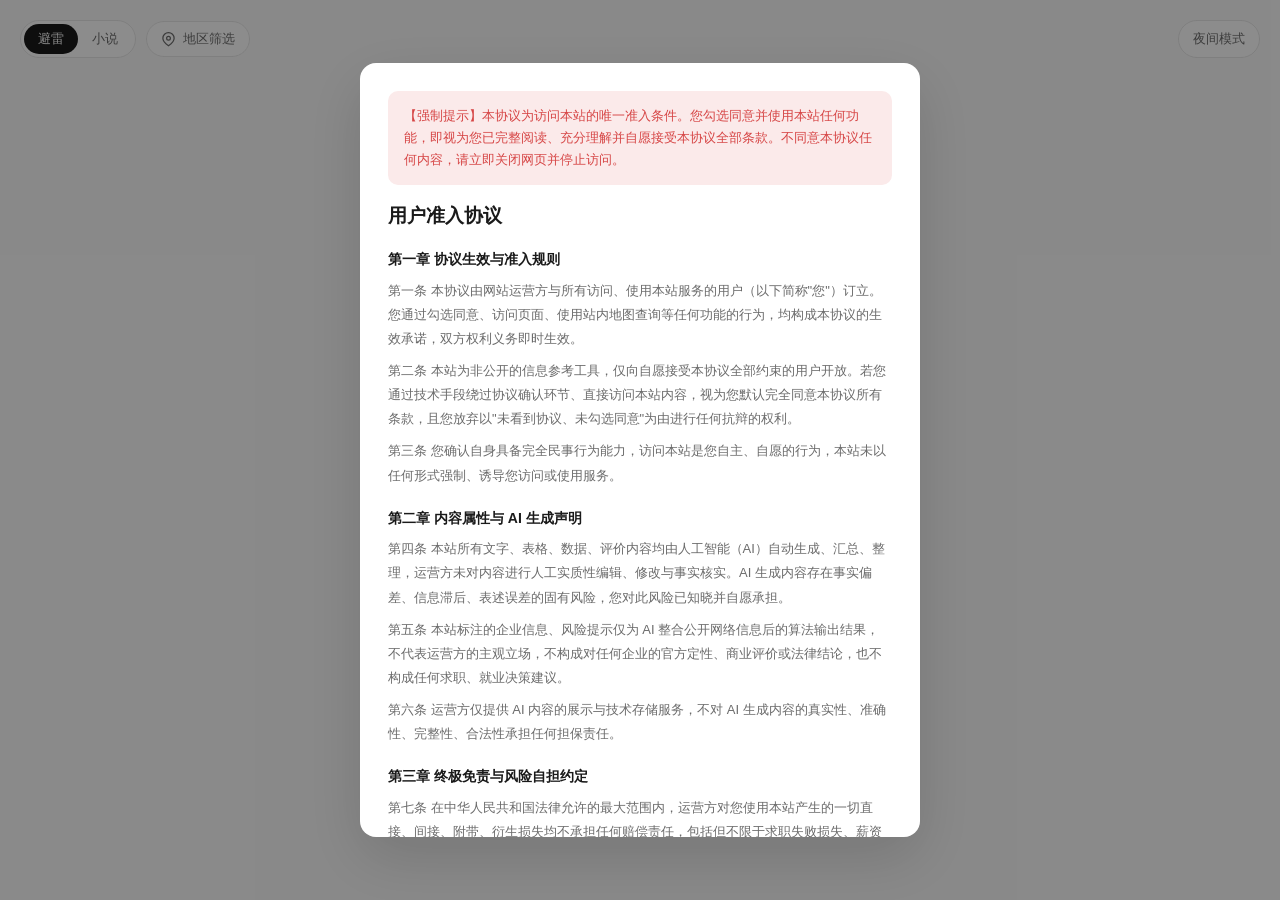
<file: index.html>
<!DOCTYPE html>
<html lang="zh-CN">
<head>
<meta charset="UTF-8">
<meta name="viewport" content="width=device-width, initial-scale=1.0">
<title>杭州求职避雷网</title>
<link rel="stylesheet" href="style.css">
<script>
  // 尽早应用主题，避免加载闪烁
  (function () {
    var saved = localStorage.getItem('theme');
    var dark = saved ? saved === 'dark'
      : window.matchMedia && window.matchMedia('(prefers-color-scheme: dark)').matches;
    if (dark) document.documentElement.setAttribute('data-theme', 'dark');
  })();
</script>
</head>
<body class="pull">
  <div class="topbar">
    <div class="topbar-left">
      <div class="mode-switch" id="modeSwitch" data-mode="lei" role="tablist" aria-label="模式切换">
        <span class="mode-thumb"></span>
        <button class="mode-opt active" data-target="index.html" role="tab">避雷</button>
        <button class="mode-opt" data-target="novel.html" role="tab">小说</button>
      </div>
      <a class="icon-btn" href="regions.html" title="按地区筛选">
        <svg viewBox="0 0 24 24" fill="none" stroke="currentColor" stroke-width="2" stroke-linecap="round" stroke-linejoin="round">
          <path d="M21 10c0 6-9 12-9 12s-9-6-9-12a9 9 0 0 1 18 0z"/>
          <circle cx="12" cy="10" r="3"/>
        </svg>
        地区筛选
      </a>
    </div>
    <button class="icon-btn" id="themeToggle">夜间模式</button>
  </div>

  <div class="wrap">
    <div class="header">
      <h1>杭州求职避雷网</h1>
      <p>输入公司名称查询，或点击左上角按地区查看避雷企业。</p>
    </div>

    <div class="search-box">
      <input id="searchInput" type="text" placeholder="输入公司名称，例如「示例」" autocomplete="off">
      <button id="searchBtn">查询</button>
    </div>

    <div class="meta">
      <span>支持模糊匹配，输入部分关键字即可</span>
      <span id="stat"></span>
    </div>

    <div class="suggest" id="suggest"></div>

    <div class="footer">
      <div id="disclaimer" class="disclaimer"></div>
      <button class="contact-link" id="contactBtn">
        <svg viewBox="0 0 24 24" fill="none" stroke="currentColor" stroke-width="2" stroke-linecap="round" stroke-linejoin="round">
          <path d="M21 15a2 2 0 0 1-2 2H7l-4 4V5a2 2 0 0 1 2-2h14a2 2 0 0 1 2 2z"/>
        </svg>
        联系我们
      </button>
    </div>
  </div>

  <div class="overlay" id="overlay">
    <div class="modal" id="modal"></div>
  </div>

  <div class="agreement-overlay" id="agreementOverlay"></div>

<script src="data.js"></script>
<script src="common.js"></script>
<script src="app.js"></script>
</body>
</html>
</file>
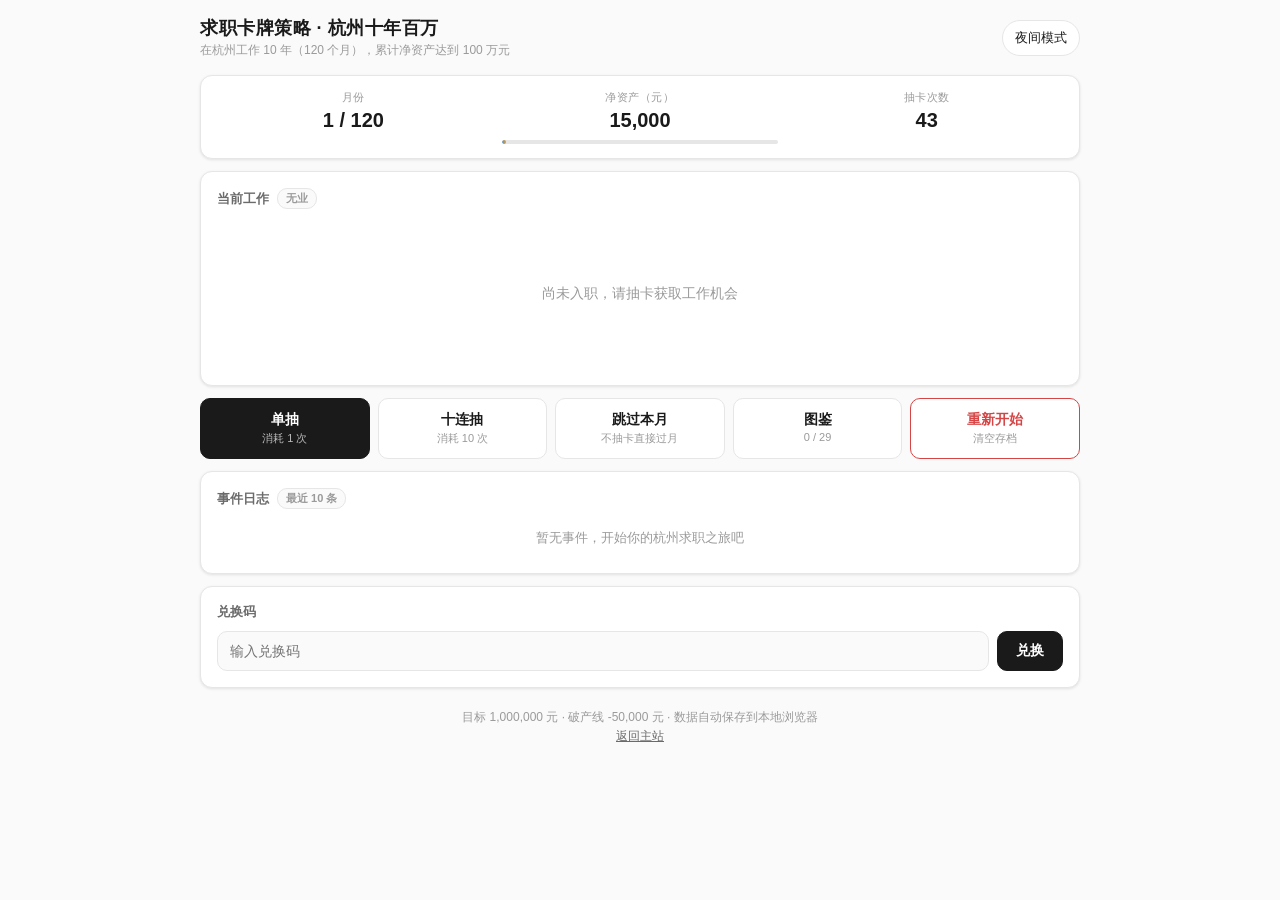
<file: draw-game/index.html>
<!DOCTYPE html>
<html lang="zh-CN">
<head>
<meta charset="UTF-8">
<meta name="viewport" content="width=device-width, initial-scale=1.0, viewport-fit=cover">
<title>求职卡牌策略 · 杭州十年百万</title>
<script>
  // 尽早应用主题（与主站一致），避免加载闪烁
  (function () {
    var saved = localStorage.getItem('theme');
    var dark = saved ? saved === 'dark'
      : window.matchMedia && window.matchMedia('(prefers-color-scheme: dark)').matches;
    if (dark) document.documentElement.setAttribute('data-theme', 'dark');
  })();
</script>
<link rel="stylesheet" href="style.css">
</head>
<body>
<div class="wrap">
  <div class="topbar">
    <div>
      <div class="title">求职卡牌策略 · 杭州十年百万</div>
      <div class="sub">在杭州工作 10 年（120 个月），累计净资产达到 100 万元</div>
    </div>
    <button class="icon-btn" id="themeToggle">夜间模式</button>
  </div>

  <!-- 状态栏 -->
  <div class="statusbar">
    <div class="stat">
      <div class="label">月份</div>
      <div class="value" id="stMonth">1 / 120</div>
    </div>
    <div class="stat">
      <div class="label">净资产（元）</div>
      <div class="value" id="stNet">15,000</div>
      <div class="progress"><i id="stBar" style="width:1.5%"></i></div>
    </div>
    <div class="stat">
      <div class="label">抽卡次数</div>
      <div class="value" id="stDraw">0</div>
    </div>
  </div>

  <!-- 当前工作 -->
  <div class="card job-card">
    <div class="section-title">当前工作 <span class="tag" id="jobTag">无业</span></div>
    <div id="jobBody"><div class="empty-hint">尚未入职，请抽卡获取工作机会</div></div>
  </div>

  <!-- 操作按钮 -->
  <div class="actions">
    <button class="btn primary" id="btnSingle"><span>单抽</span><span class="btn-sub">消耗 1 次</span></button>
    <button class="btn" id="btnTen"><span>十连抽</span><span class="btn-sub">消耗 10 次</span></button>
    <button class="btn" id="btnNext"><span>跳过本月</span><span class="btn-sub">不抽卡直接过月</span></button>
    <button class="btn" id="btnDex"><span>图鉴</span><span class="btn-sub" id="dexCount">0 / 29</span></button>
    <button class="btn danger" id="btnReset"><span>重新开始</span><span class="btn-sub">清空存档</span></button>
  </div>

  <!-- 事件日志 -->
  <div class="card">
    <div class="section-title">事件日志 <span class="tag" id="logTag">最近 10 条</span></div>
    <div class="log-list" id="logList"></div>
  </div>

  <!-- 兑换码 -->
  <div class="card redeem-card">
    <div class="section-title">兑换码</div>
    <div class="redeem-row">
      <input type="text" id="redeemInput" class="redeem-input" placeholder="输入兑换码" autocomplete="off">
      <button class="btn primary" id="btnRedeem"><span>兑换</span></button>
    </div>
  </div>

  <div class="foot">
    目标 1,000,000 元 · 破产线 -50,000 元 · 数据自动保存到本地浏览器<br>
    <a href="../index.html">返回主站</a>
  </div>
</div>

<!-- 单抽弹窗 -->
<div class="modal-mask" id="singleModal">
  <div class="modal" style="max-width:420px">
    <div class="modal-head">
      <h3>抽卡结果</h3>
    </div>
    <div id="singleBody"></div>
    <div class="draw-actions" id="singleActions" style="margin-top:14px"></div>
  </div>
</div>

<!-- 十连抽弹窗 -->
<div class="modal-mask" id="tenModal">
  <div class="modal">
    <div class="modal-head">
      <h3>十连抽结果（10 选 1）</h3>
      <button class="modal-close" id="tenClose">×</button>
    </div>
    <div id="tenBody"></div>
    <div class="draw-actions" id="tenActions">
      <button class="btn primary" id="tenConfirm" disabled><span>录取选中卡牌</span></button>
      <button class="btn" id="tenDecline"><span>全部放弃</span></button>
    </div>
    <div class="overlay-hint" id="tenHint">点击任意卡牌选中后录取</div>
  </div>
</div>

<!-- 图鉴弹窗 -->
<div class="modal-mask" id="dexModal">
  <div class="modal">
    <div class="modal-head">
      <h3>工作图鉴</h3>
      <button class="modal-close" id="dexClose">×</button>
    </div>
    <div id="dexBody"></div>
  </div>
</div>

<!-- 设置弹窗 -->
<div class="modal-mask" id="setModal">
  <div class="modal">
    <div class="modal-head">
      <h3>游戏设置</h3>
      <button class="modal-close" id="setClose">×</button>
    </div>
    <div class="switch-row">
      <div>
        <div class="lbl">杭州地区加成</div>
        <div class="desc">SR/SSR 出现率 +5%，R/SR/SSR 录取率提升</div>
      </div>
      <div class="switch on" id="hzSwitch"></div>
    </div>
    <div class="switch-row">
      <div>
        <div class="lbl">夜间模式</div>
        <div class="desc">切换明暗主题</div>
      </div>
      <div class="switch" id="themeSwitch"></div>
    </div>
  </div>
</div>

<!-- 确认弹窗（用于主动离职等确认操作） -->
<div class="modal-mask" id="confirmModal">
  <div class="modal" style="max-width:380px">
    <div class="modal-head">
      <h3 id="confirmTitle">确认</h3>
      <button class="modal-close" id="confirmClose">×</button>
    </div>
    <div class="confirm-body" id="confirmBody"></div>
    <div class="draw-actions" style="margin-top:16px">
      <button class="btn" id="confirmCancel"><span>取消</span></button>
      <button class="btn danger" id="confirmOk"><span>确认</span></button>
    </div>
  </div>
</div>

<!-- 游戏结束弹窗 -->
<div class="modal-mask" id="endModal">
  <div class="modal">
    <div id="endBody"></div>
  </div>
</div>

<!-- 抉择事件弹窗 -->
<div class="modal-mask" id="choiceModal">
  <div class="modal choice-modal" style="max-width:440px">
    <div class="modal-head">
      <h3 id="choiceTitle">抉择</h3>
    </div>
    <div class="choice-desc" id="choiceDesc"></div>
    <div class="choice-options" id="choiceOptions"></div>
  </div>
</div>

<!-- 随机事件弹窗 -->
<div class="modal-mask" id="eventModal">
  <div class="modal" style="max-width:400px">
    <div class="modal-head">
      <h3 id="eventTitle">事件</h3>
    </div>
    <div id="eventBody"></div>
    <div class="draw-actions" style="margin-top:14px">
      <button class="btn primary" id="eventOk"><span>知道了</span></button>
    </div>
  </div>
</div>

<div class="toast" id="toast"></div>

<script src="game-data.js"></script>
<script src="game-engine.js"></script>
<script src="game-ui.js"></script>
<script src="main.js"></script>
</body>
</html>
</file>
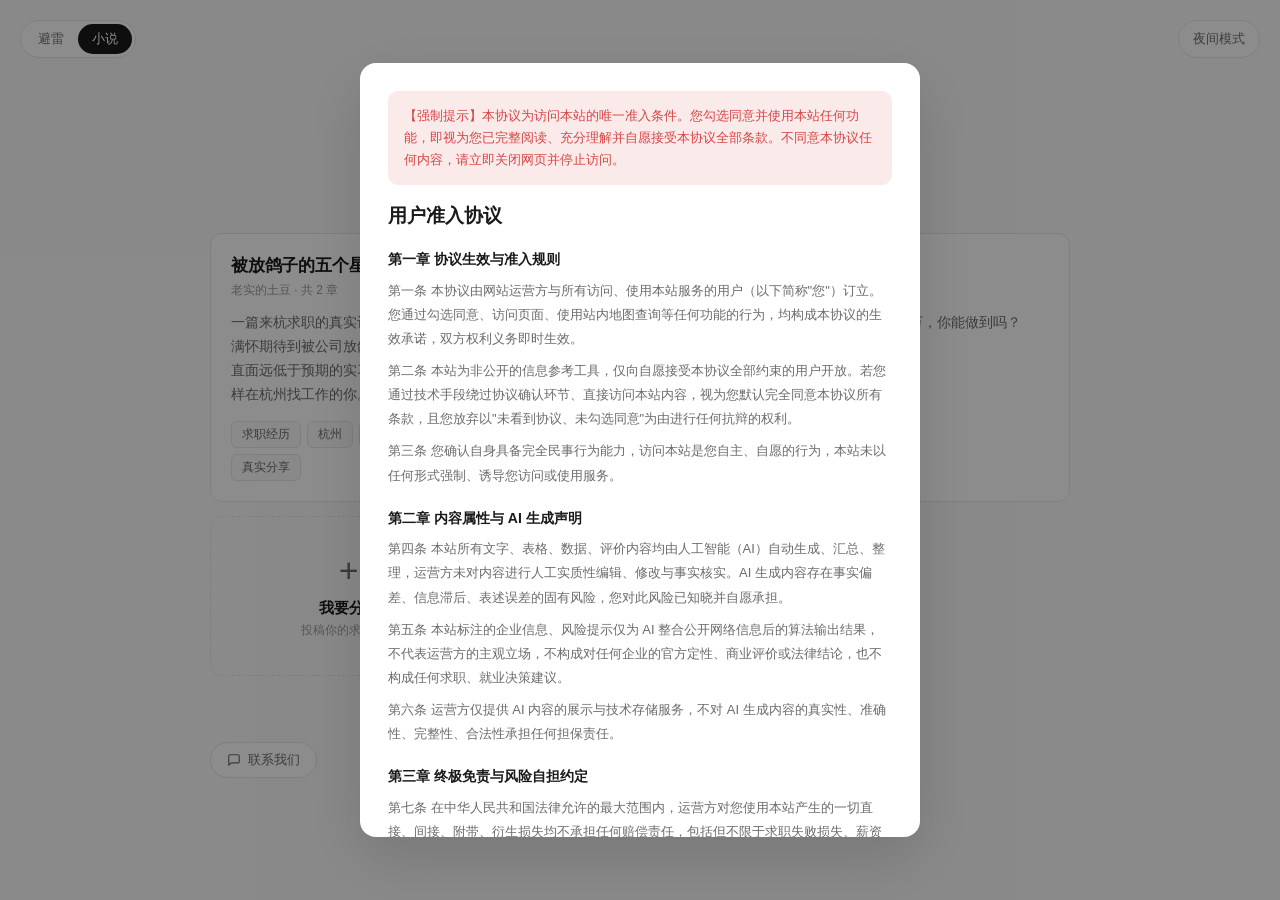
<file: novel.html>
<!DOCTYPE html>
<html lang="zh-CN">
<head>
<meta charset="UTF-8">
<meta name="viewport" content="width=device-width, initial-scale=1.0">
<title>小说模式 · 杭州求职避雷网</title>
<link rel="stylesheet" href="style.css">
<script>
  (function () {
    var saved = localStorage.getItem('theme');
    var dark = saved ? saved === 'dark'
      : window.matchMedia && window.matchMedia('(prefers-color-scheme: dark)').matches;
    if (dark) document.documentElement.setAttribute('data-theme', 'dark');
  })();
</script>
</head>
<body class="pull">
  <div class="topbar">
    <div class="topbar-left">
      <div class="mode-switch" id="modeSwitch" data-mode="novel" role="tablist" aria-label="模式切换">
        <span class="mode-thumb"></span>
        <button class="mode-opt" data-target="index.html" role="tab">避雷</button>
        <button class="mode-opt active" data-target="novel.html" role="tab">小说</button>
      </div>
    </div>
    <button class="icon-btn" id="themeToggle">夜间模式</button>
  </div>

  <div class="wrap wide">
    <div class="header">
      <h1>小说模式</h1>
      <p>收录来杭求职者的真实经历与随笔。点击书架上的作品，进入沉浸阅读。</p>
    </div>

    <div id="shelf" class="shelf"></div>
    <div id="reader" class="reader"></div>

    <div class="footer">
      <div id="disclaimer" class="disclaimer"></div>
      <button class="contact-link" id="contactBtn">
        <svg viewBox="0 0 24 24" fill="none" stroke="currentColor" stroke-width="2" stroke-linecap="round" stroke-linejoin="round">
          <path d="M21 15a2 2 0 0 1-2 2H7l-4 4V5a2 2 0 0 1 2-2h14a2 2 0 0 1 2 2z"/>
        </svg>
        联系我们
      </button>
    </div>
  </div>

  <div class="overlay" id="overlay">
    <div class="modal" id="modal"></div>
  </div>

  <div class="agreement-overlay" id="agreementOverlay"></div>

<script src="novels.js"></script>
<script src="common.js"></script>
<script src="novel.js"></script>
</body>
</html>
</file>
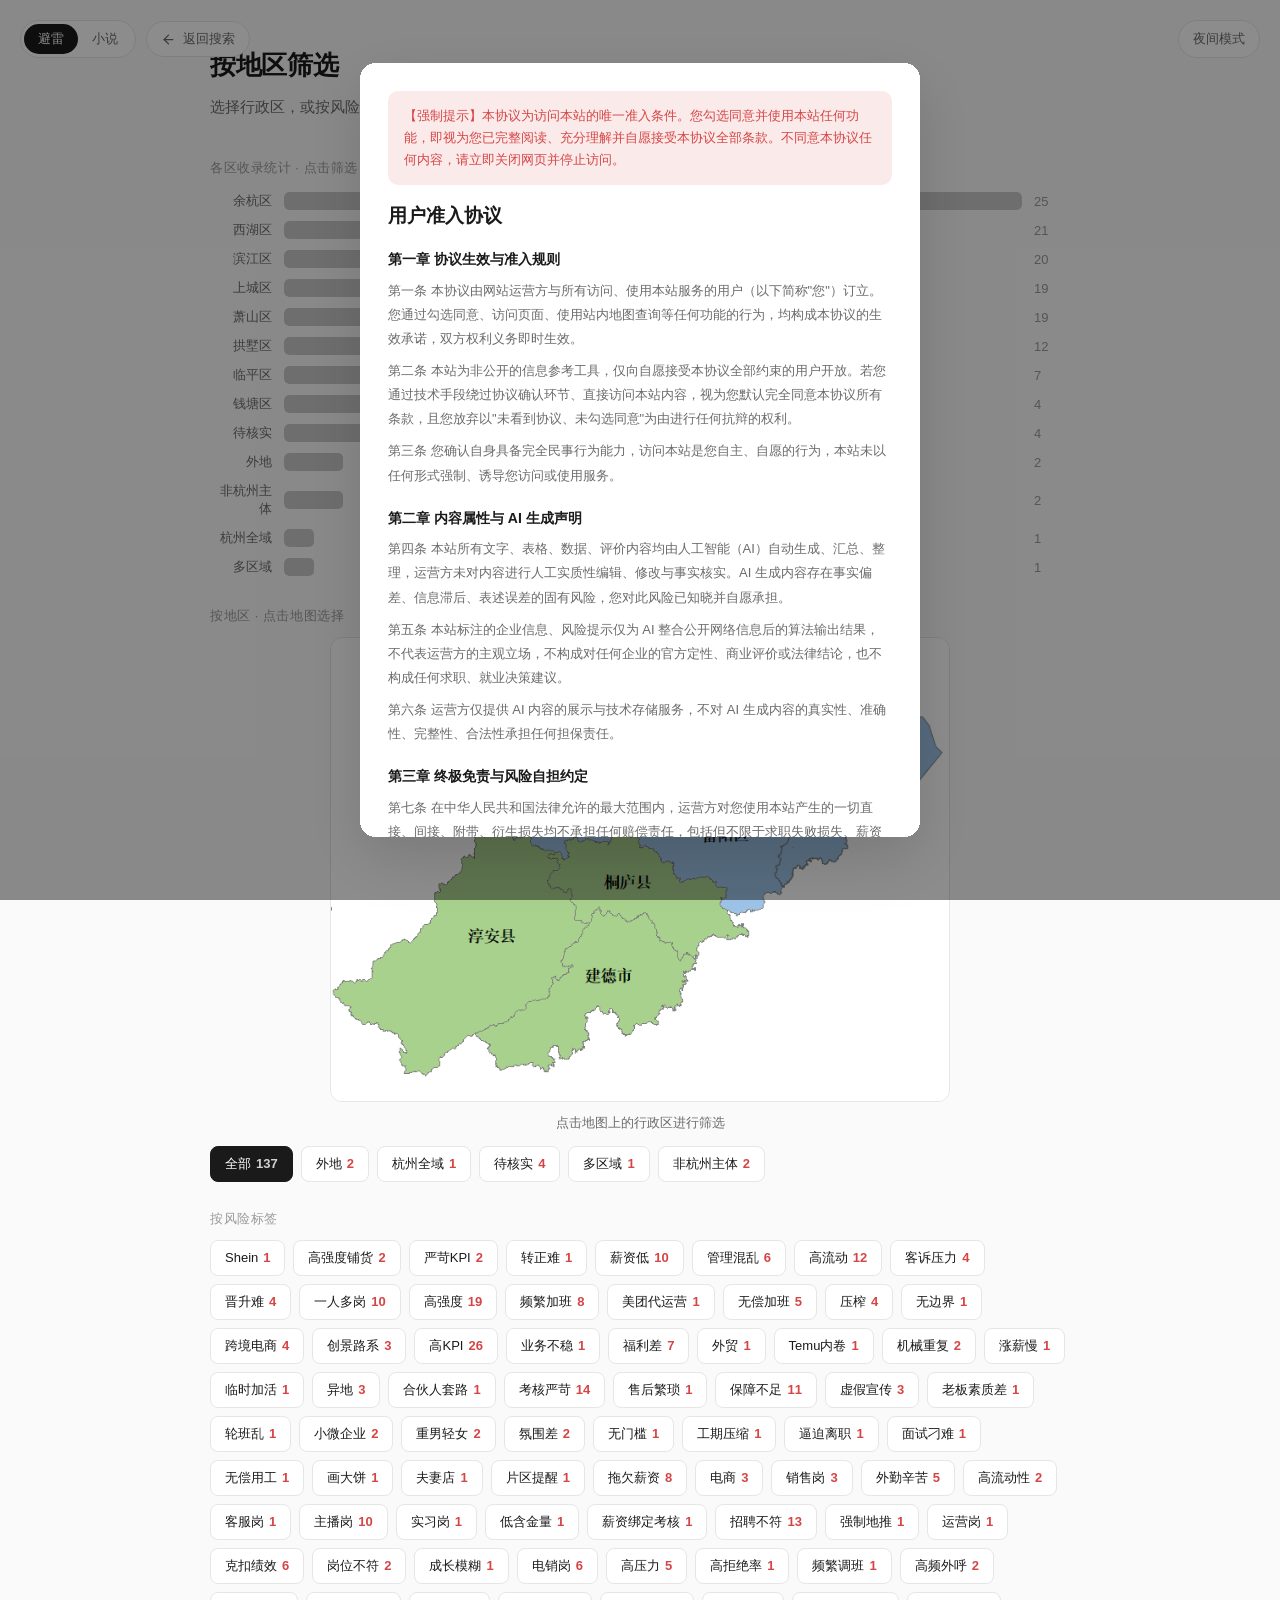
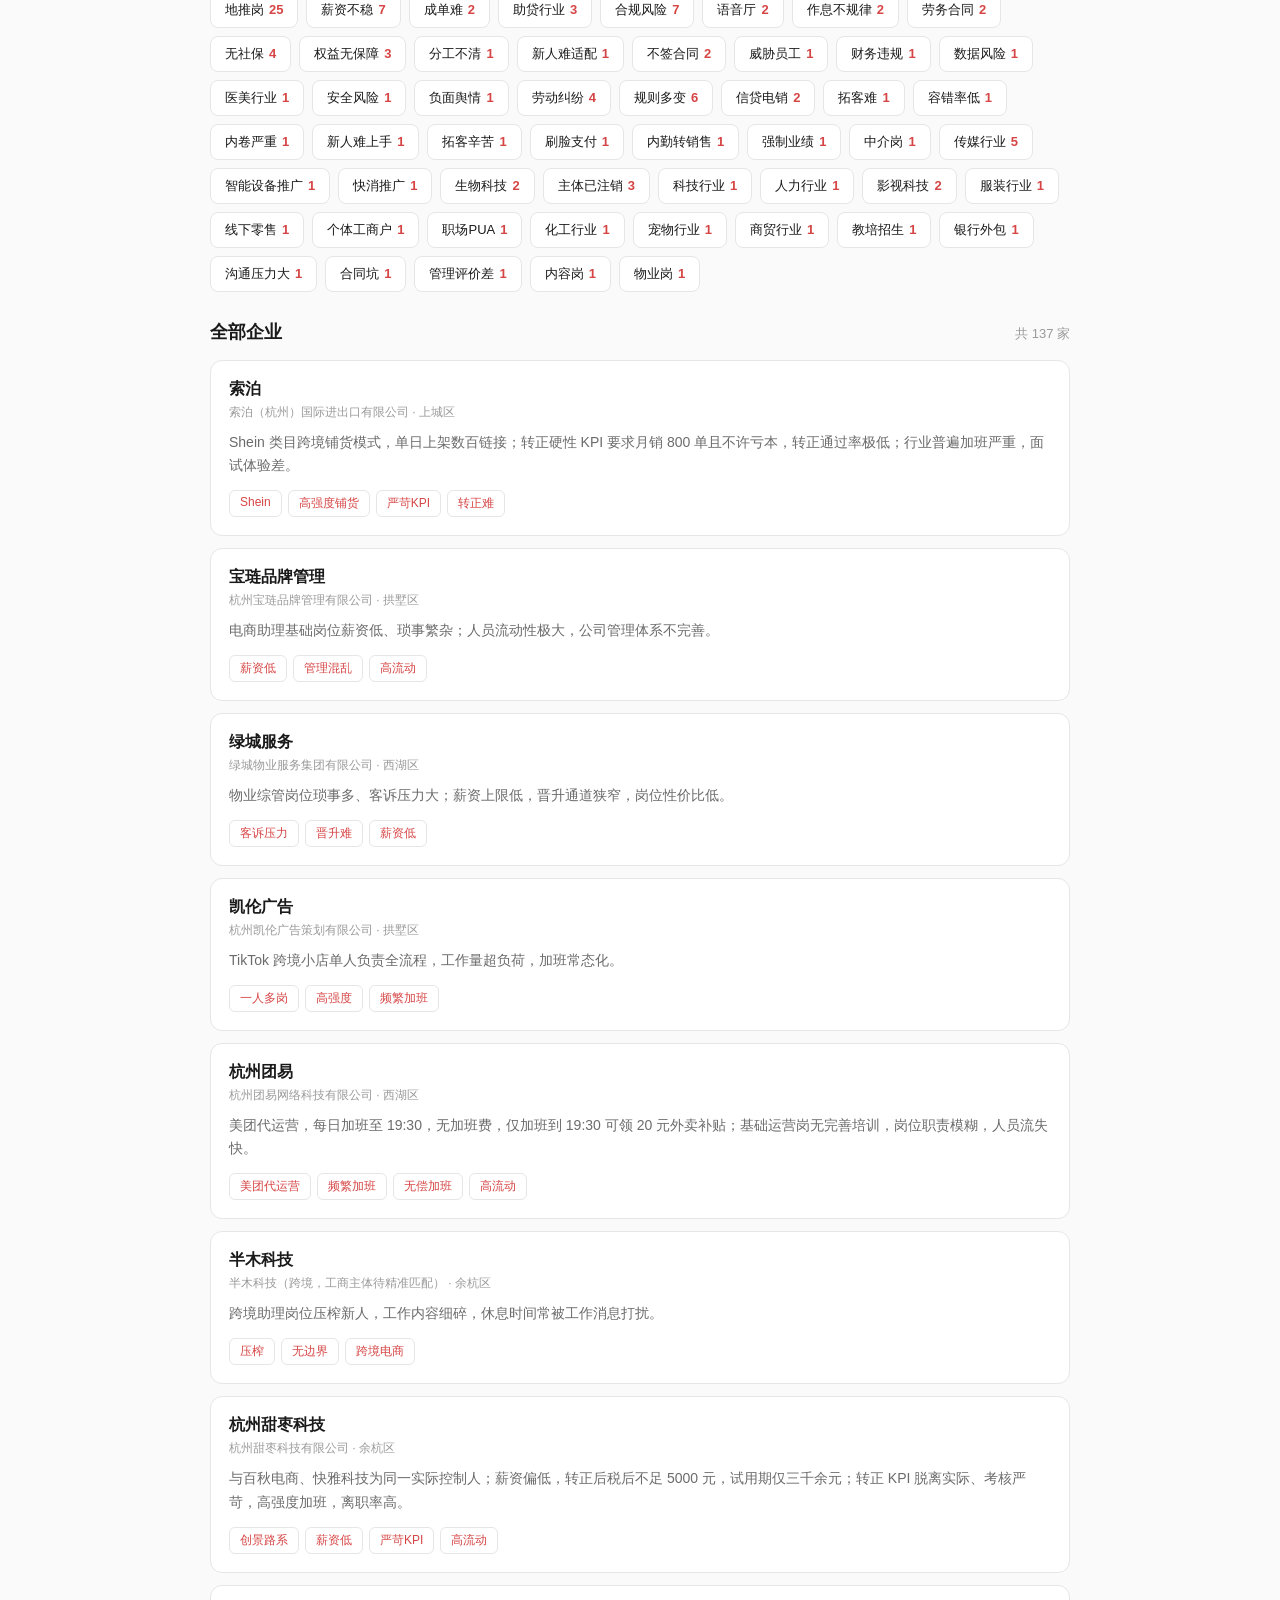
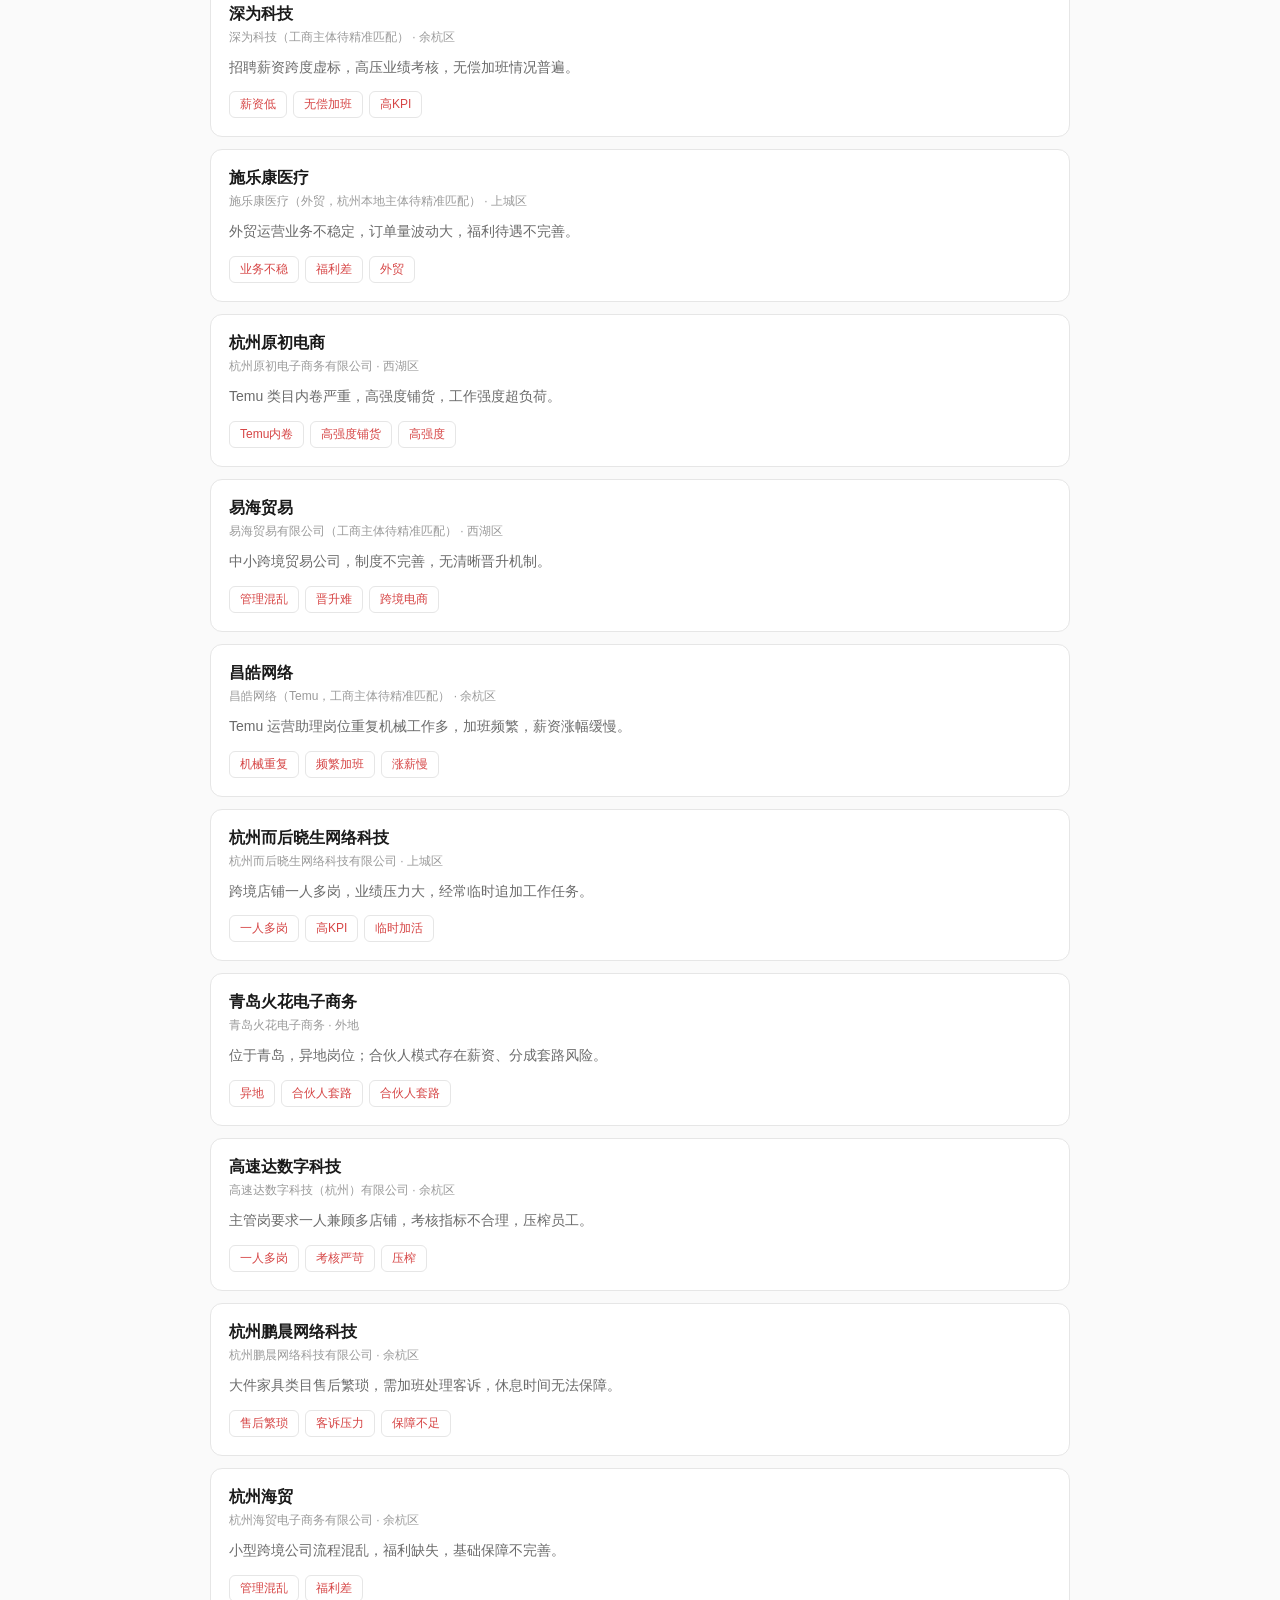
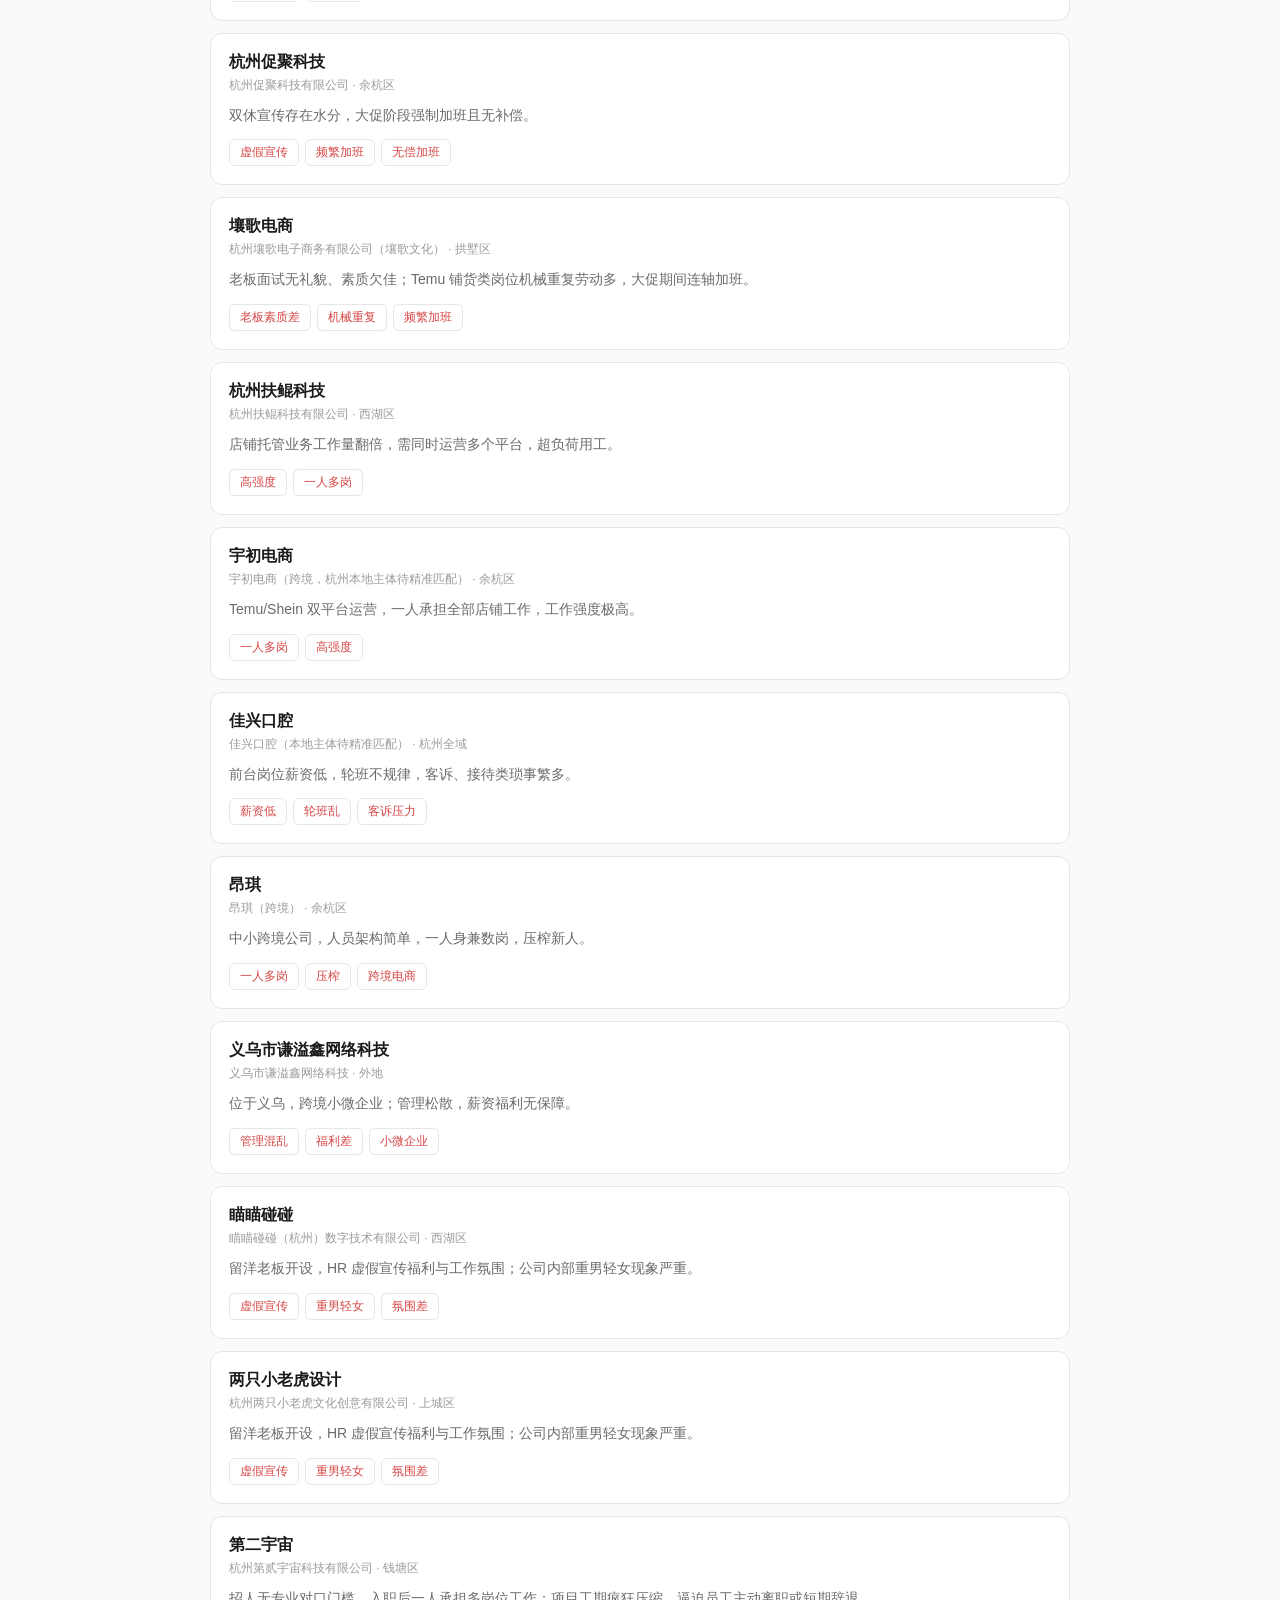
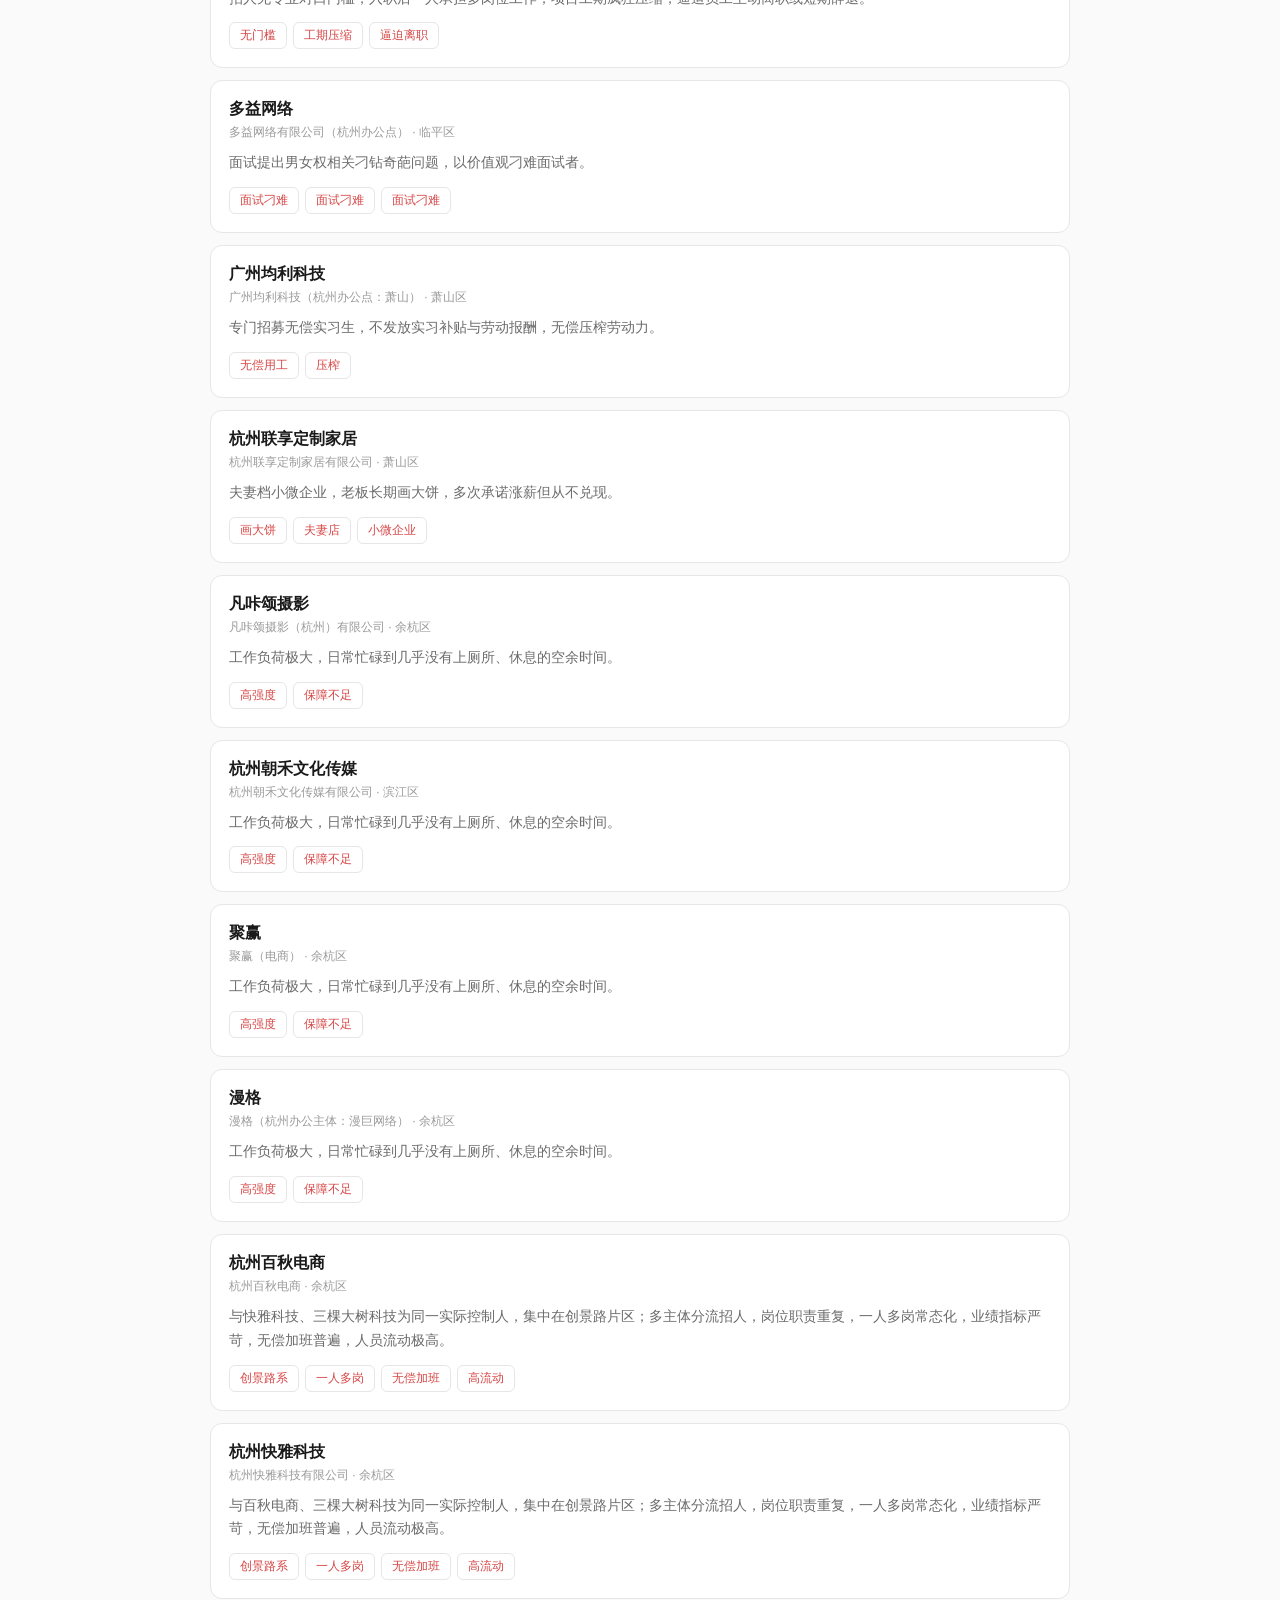
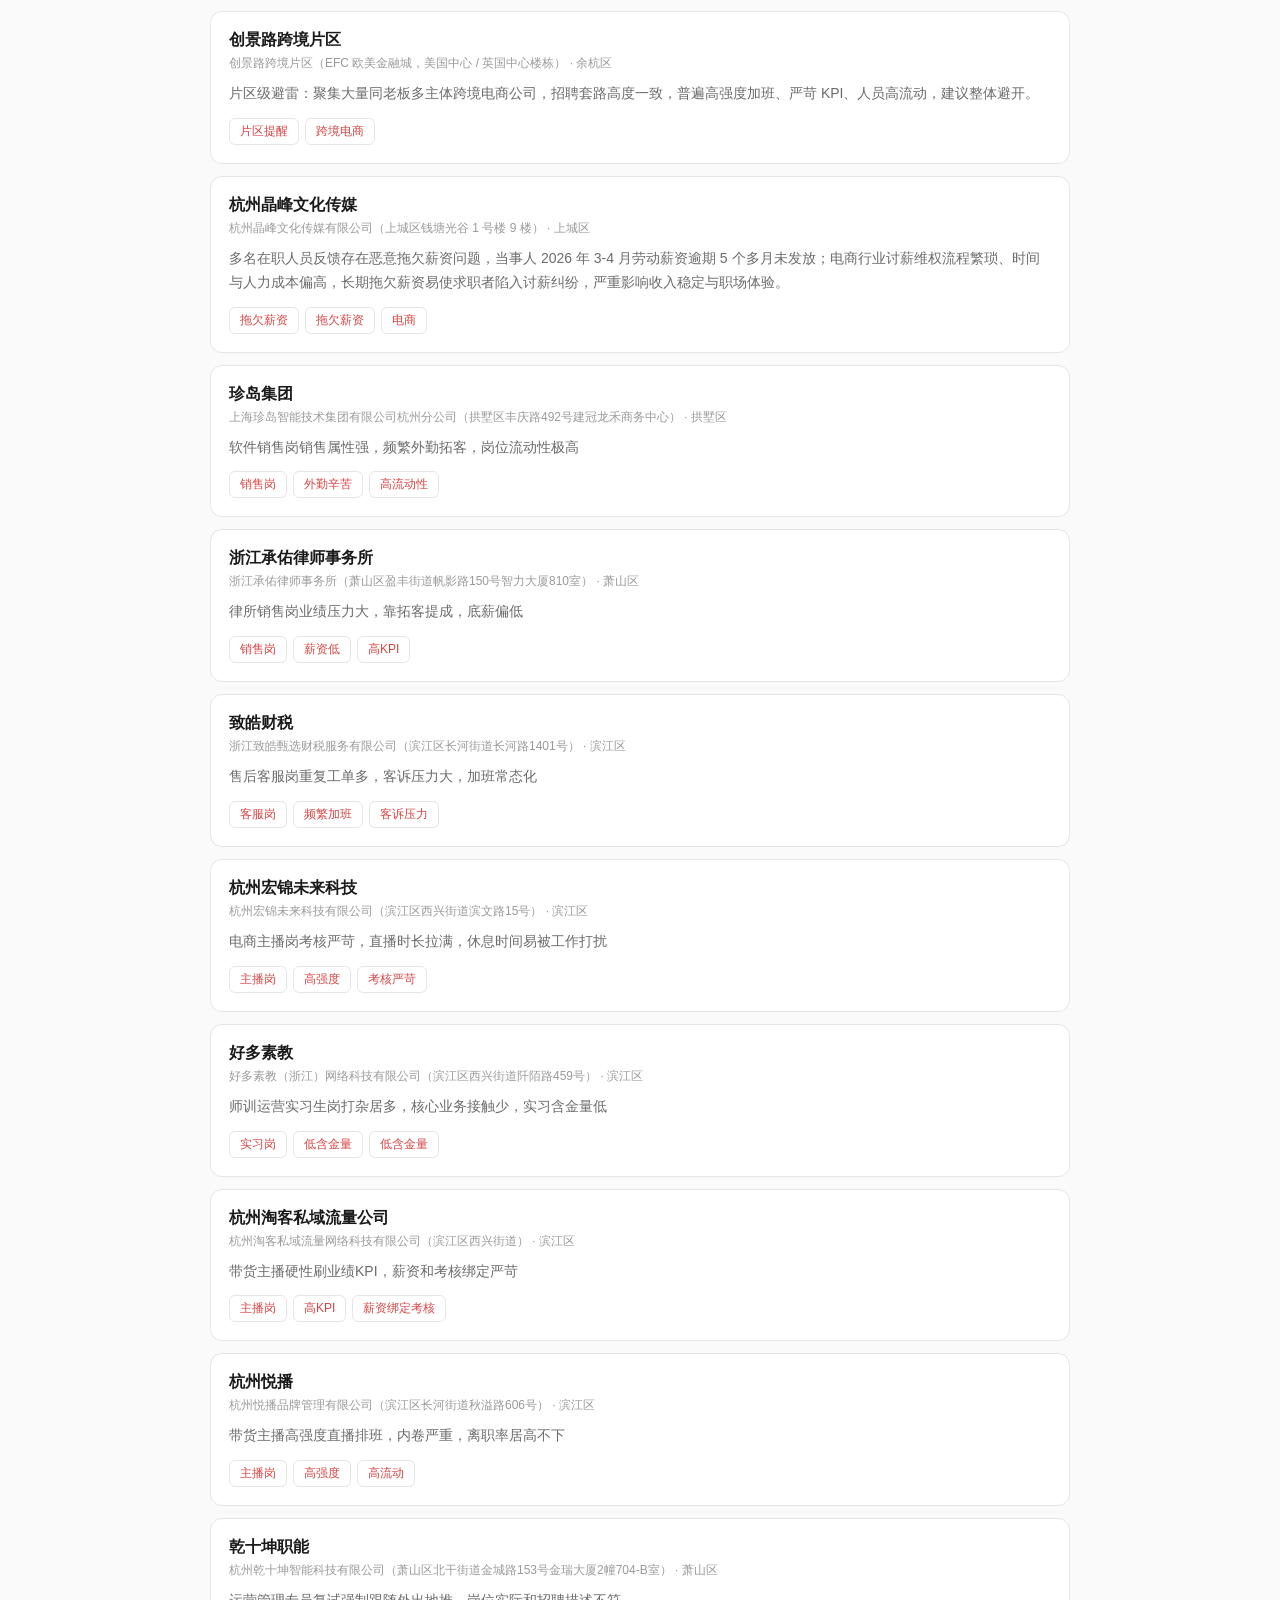
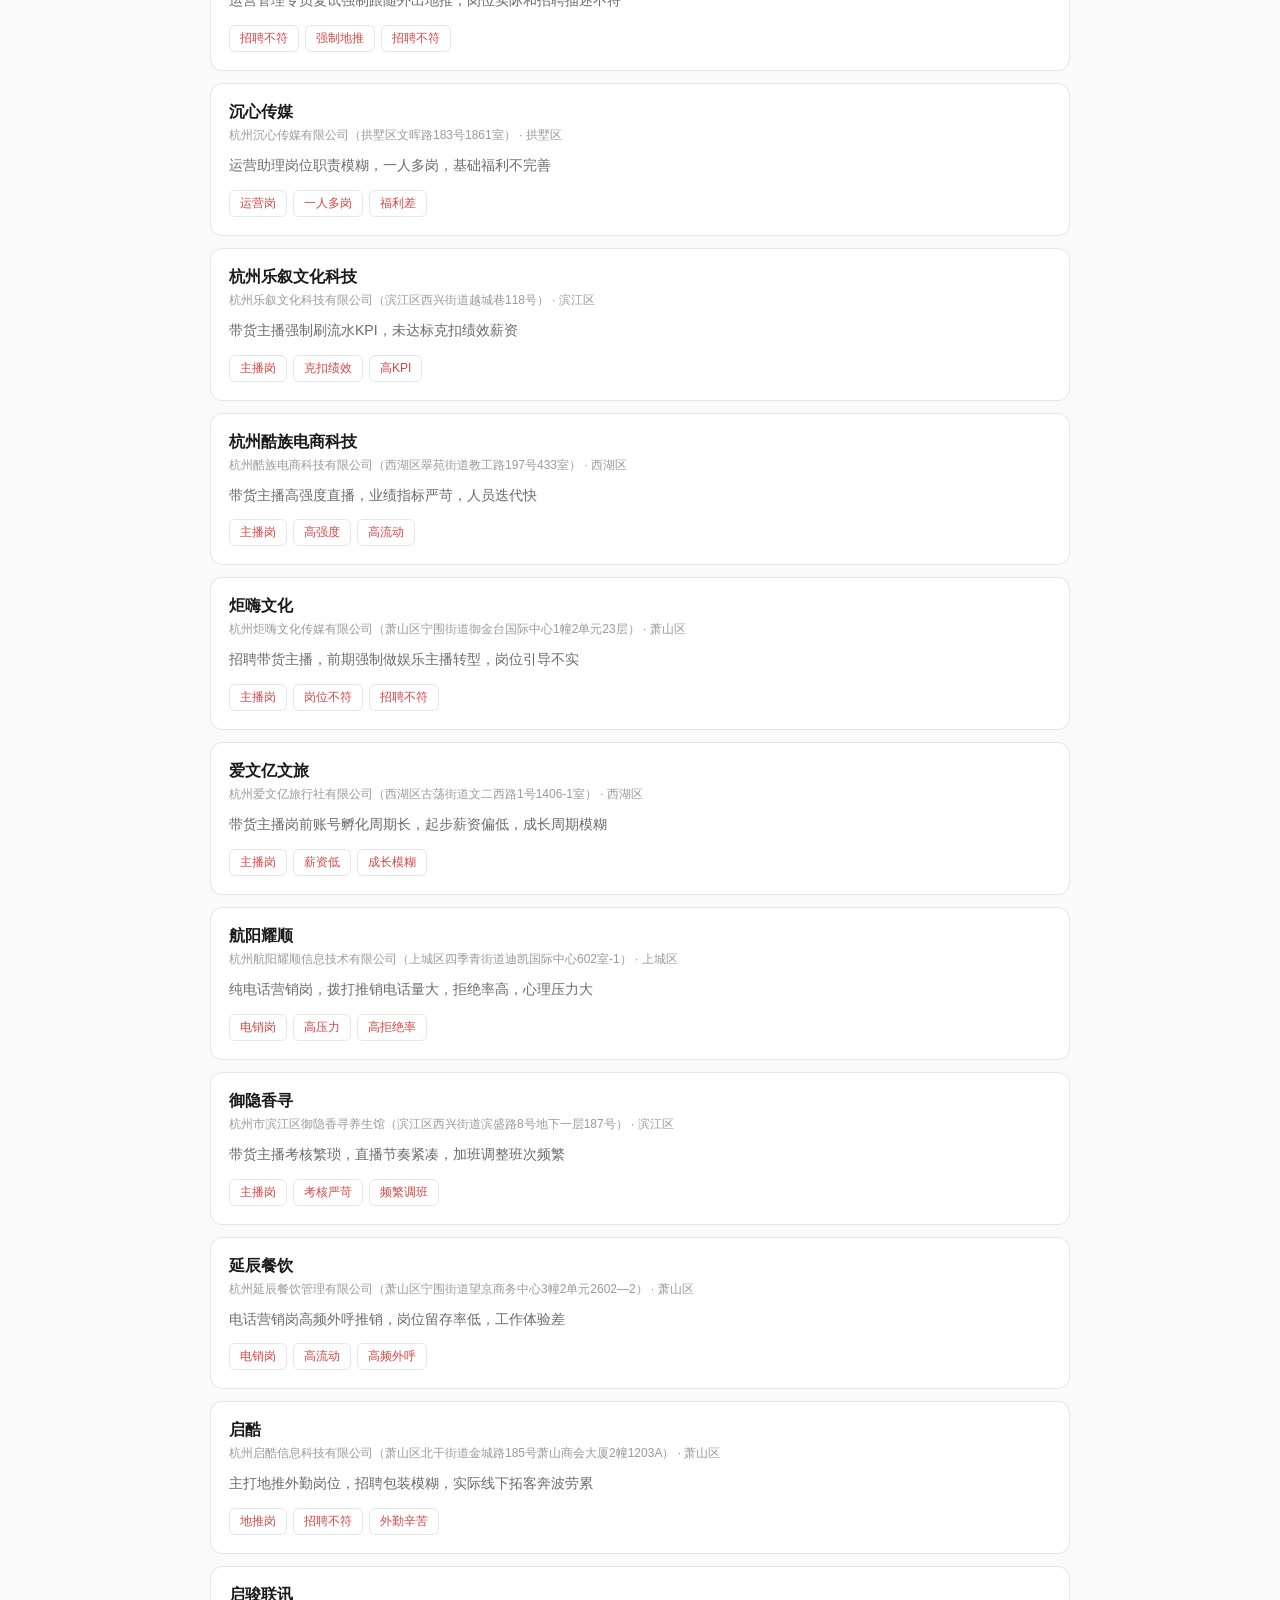
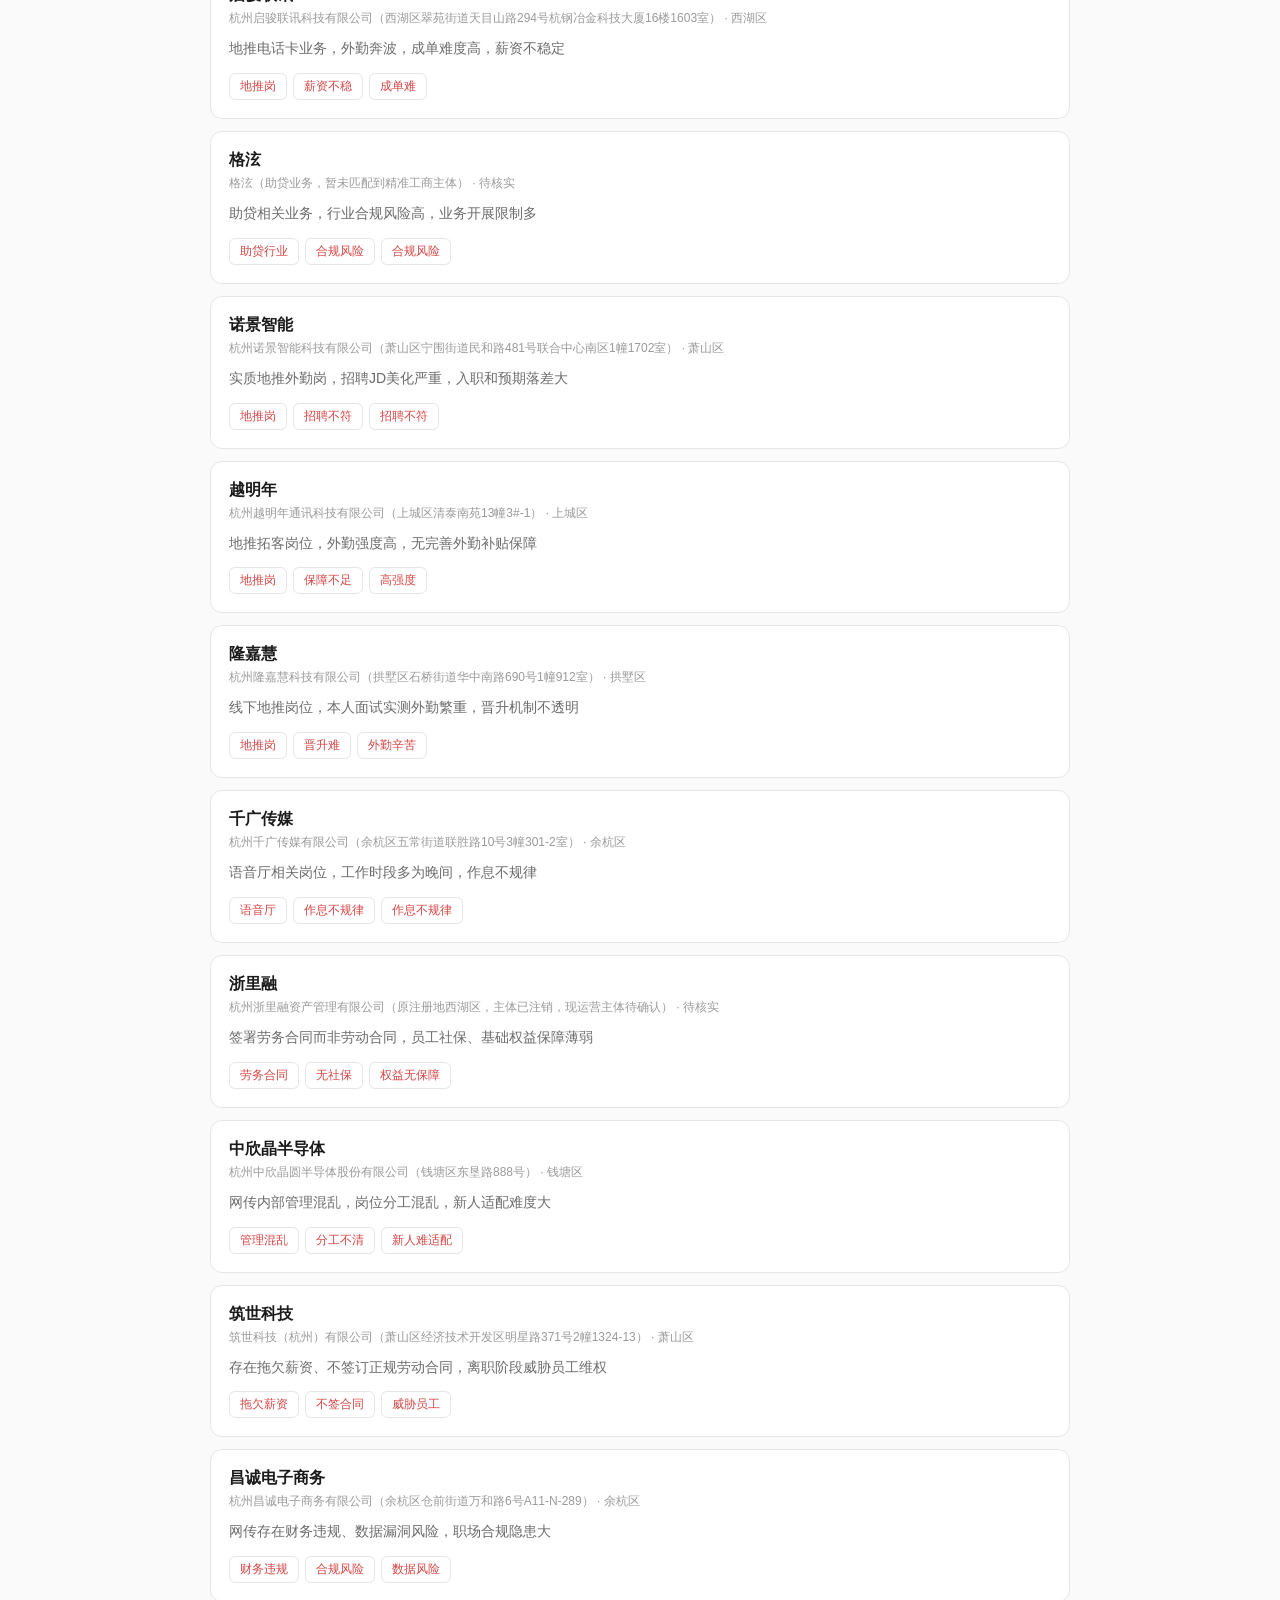
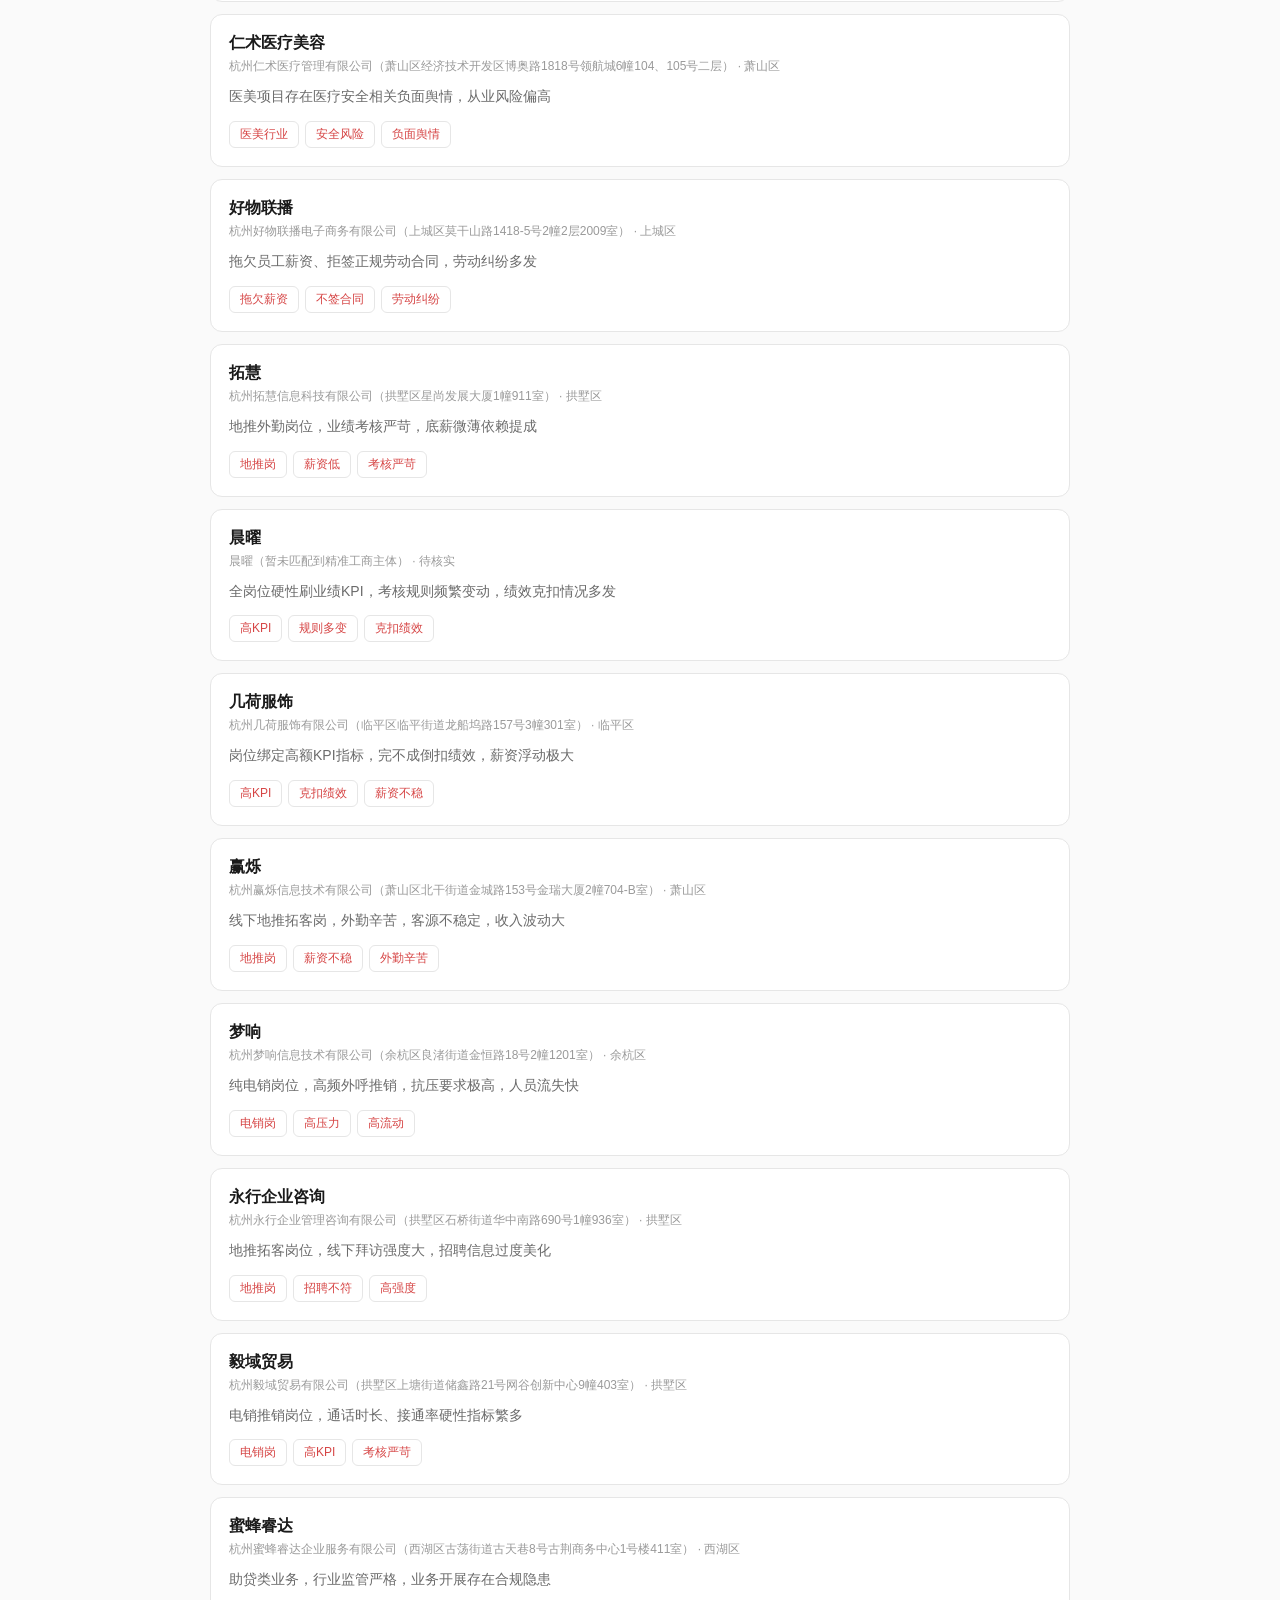
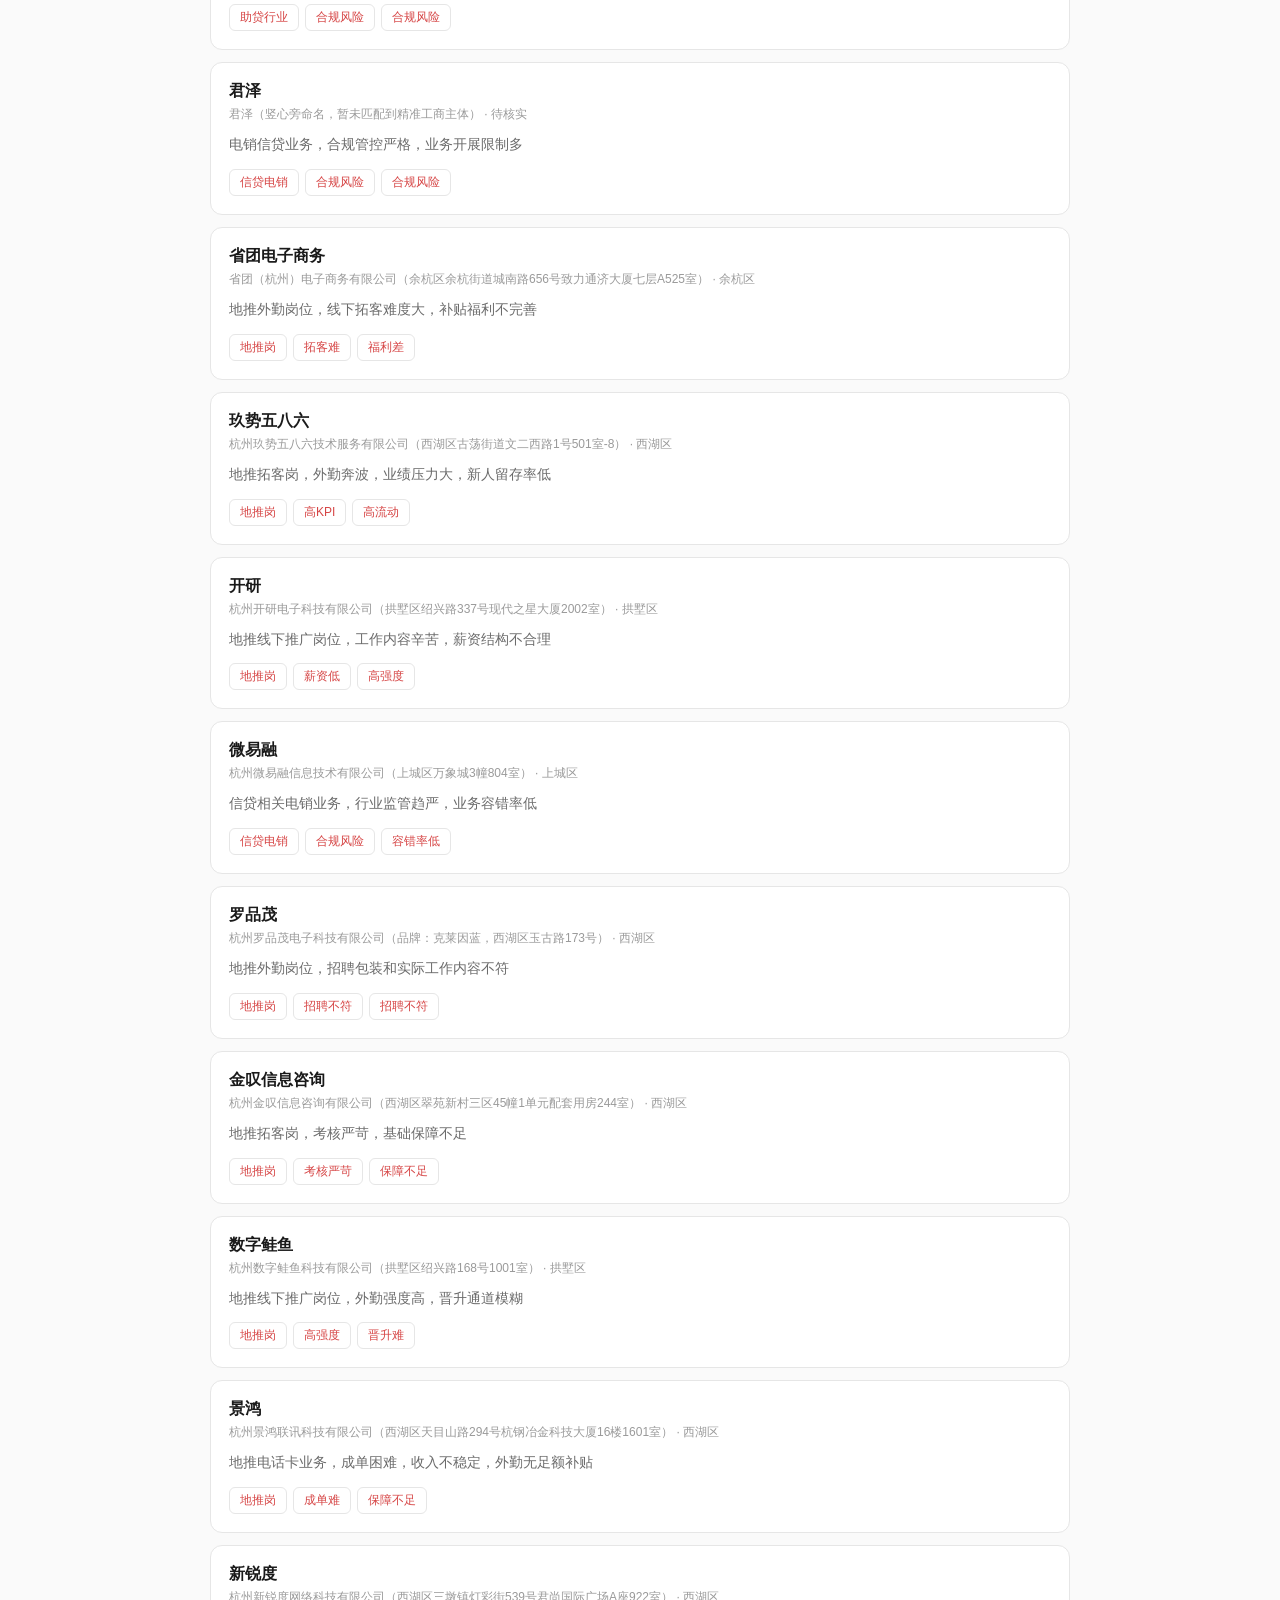
<file: regions.html>
<!DOCTYPE html>
<html lang="zh-CN">
<head>
<meta charset="UTF-8">
<meta name="viewport" content="width=device-width, initial-scale=1.0">
<title>按地区筛选 · 杭州求职避雷网</title>
<link rel="stylesheet" href="style.css">
<script>
  (function () {
    var saved = localStorage.getItem('theme');
    var dark = saved ? saved === 'dark'
      : window.matchMedia && window.matchMedia('(prefers-color-scheme: dark)').matches;
    if (dark) document.documentElement.setAttribute('data-theme', 'dark');
  })();
</script>
</head>
<body>
  <div class="topbar">
    <div class="topbar-left">
      <div class="mode-switch" id="modeSwitch" data-mode="lei" role="tablist" aria-label="模式切换">
        <span class="mode-thumb"></span>
        <button class="mode-opt active" data-target="index.html" role="tab">避雷</button>
        <button class="mode-opt" data-target="novel.html" role="tab">小说</button>
      </div>
      <a class="icon-btn" href="index.html" title="返回搜索">
        <svg viewBox="0 0 24 24" fill="none" stroke="currentColor" stroke-width="2" stroke-linecap="round" stroke-linejoin="round">
          <path d="M19 12H5"/><path d="m12 19-7-7 7-7"/>
        </svg>
        返回搜索
      </a>
    </div>
    <button class="icon-btn" id="themeToggle">夜间模式</button>
  </div>

  <div class="wrap wide">
    <div class="header">
      <h1>按地区筛选</h1>
      <p>选择行政区，或按风险标签查看对应的避雷企业。点击卡片查看完整避雷详情。</p>
    </div>

    <!-- 各区收录统计柱状图 -->
    <div class="chart-section">
      <div class="filter-label">各区收录统计 · 点击筛选</div>
      <div class="bar-chart" id="barChart"></div>
    </div>

    <!-- 地区筛选：点击地图行政区进行筛选（单选），下方补充「外地 / 杭州全域」入口 -->
    <div class="filter-section">
      <div class="filter-label">按地区 · 点击地图选择</div>
      <div class="map-wrap">
        <img class="map-image" src="杭州行政区地图底图.png" width="730" height="547" alt="杭州市行政区划地图">
        <svg class="hit-map" id="hitMap" viewBox="0 0 730 547" role="group" aria-label="杭州行政区选择层"></svg>
      </div>
      <div class="map-selected" id="mapSelected"></div>
      <div class="chips" id="extraDistrictChips"></div>
    </div>

    <div class="filter-section">
      <div class="filter-label">按风险标签</div>
      <div class="chips" id="tagChips"></div>
    </div>

    <div class="result-head">
      <h2 id="resultTitle">全部企业</h2>
      <span class="count" id="resultCount"></span>
    </div>
    <div id="results"></div>

    <div class="footer">
      <div id="disclaimer" class="disclaimer"></div>
      <button class="contact-link" id="contactBtn">
        <svg viewBox="0 0 24 24" fill="none" stroke="currentColor" stroke-width="2" stroke-linecap="round" stroke-linejoin="round">
          <path d="M21 15a2 2 0 0 1-2 2H7l-4 4V5a2 2 0 0 1 2-2h14a2 2 0 0 1 2 2z"/>
        </svg>
        联系我们
      </button>
    </div>
  </div>

  <div class="overlay" id="overlay">
    <div class="modal" id="modal"></div>
  </div>

  <div class="agreement-overlay" id="agreementOverlay"></div>

<script src="data.js"></script>
<script src="mapdata.js"></script>
<script src="common.js"></script>
<script src="regions.js"></script>
</body>
</html>
</file>
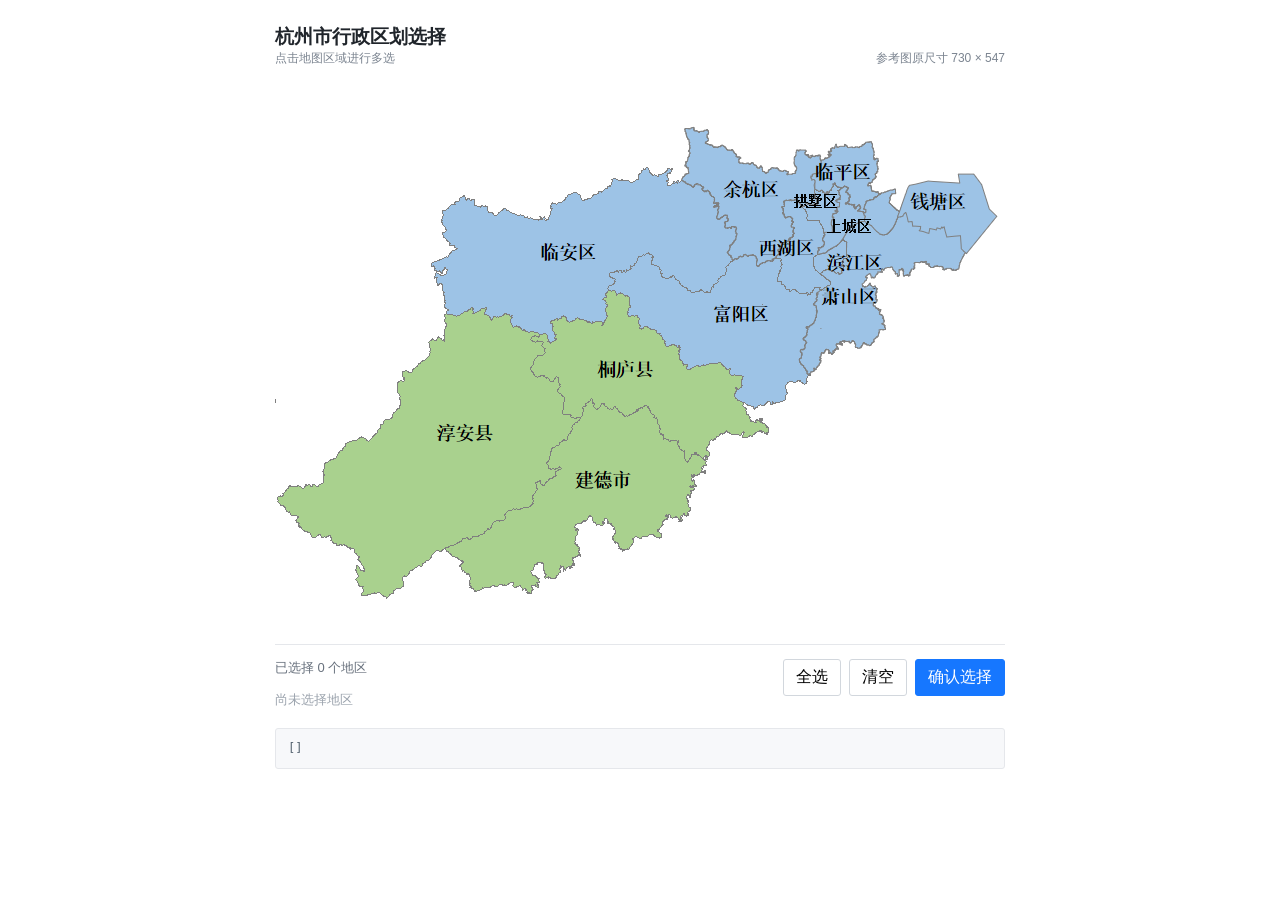
<file: 杭州地图精确点击版.html>
<!doctype html>
<html lang="zh-CN">
<head>
  <meta charset="utf-8">
  <meta name="viewport" content="width=device-width,initial-scale=1">
  <title>杭州行政区交互地图</title>
  <style>
    *{box-sizing:border-box}html,body{margin:0;min-height:100%;background:#fff;color:#20252b;font-family:"Microsoft YaHei UI","PingFang SC",sans-serif}
    .page{width:min(100%,1020px);margin:0 auto;padding:24px 16px 36px}.title{display:flex;align-items:end;justify-content:space-between;gap:20px;margin:0 auto 14px;max-width:730px}
    h1{font-size:19px;margin:0}.hint{font-size:12px;color:#7b8490}.map-wrap{position:relative;width:730px;max-width:100%;aspect-ratio:730/547;margin:auto;background:#fff;overflow:hidden;user-select:none}
    .map-image,.hit-map{position:absolute;inset:0;width:100%;height:100%;display:block}.map-image{object-fit:contain;pointer-events:none}.hit-map{z-index:2}
    .region-hit{fill:transparent;stroke:none;cursor:pointer;outline:none}
    .region-hit:hover,.region-hit:focus,.region-hit.selected,.region-hit.selected:hover{fill:transparent;stroke:none;outline:none}
    .panel{max-width:730px;margin:16px auto 0;border-top:1px solid #e5e7eb;padding-top:14px;display:grid;grid-template-columns:1fr auto;gap:12px;align-items:start}.selected-title{font-size:13px;color:#68717d;margin-bottom:9px}.chips{display:flex;flex-wrap:wrap;gap:7px;min-height:29px}
    .chip{border:1px solid #bfd7f6;background:#eef6ff;color:#175fae;padding:5px 9px;border-radius:3px;cursor:pointer}.empty{color:#9ba3ad;font-size:13px;padding-top:5px}.actions{display:flex;gap:8px}
    button{font:inherit}.btn{border:1px solid #d2d7dd;background:#fff;padding:7px 12px;border-radius:3px;cursor:pointer}.btn:hover{border-color:#1677ff;color:#1677ff}.btn.primary{background:#1677ff;border-color:#1677ff;color:#fff}.btn.primary:hover{background:#095fcc}
    .data{max-width:730px;margin:13px auto 0;background:#f7f8fa;border:1px solid #e5e7eb;border-radius:3px;padding:10px 12px;font:12px/1.55 Consolas,monospace;color:#52606d;white-space:pre-wrap;word-break:break-all}
    .toast{position:fixed;left:50%;bottom:26px;transform:translate(-50%,18px);opacity:0;background:#1f2937;color:#fff;padding:9px 16px;border-radius:4px;transition:.2s;pointer-events:none}.toast.show{opacity:1;transform:translate(-50%,0)}
    @media(max-width:620px){.page{padding:14px 8px}.title{align-items:start}.panel{grid-template-columns:1fr}.actions{justify-content:flex-start}}
  </style>
</head>
<body>
<main class="page">
  <header class="title"><div><h1>杭州市行政区划选择</h1><div class="hint">点击地图区域进行多选</div></div><div class="hint">参考图原尺寸 730 × 547</div></header>
  <div class="map-wrap">
    <img class="map-image" src="杭州行政区地图底图.png" width="730" height="547" alt="杭州市行政区划地图">
    <svg class="hit-map" viewBox="0 0 730 547" role="group" aria-label="杭州行政区选择层">
      <path id="region-330185" class="region-hit" data-code="330185" data-name="临安区" d="M371 87h2v1H371ZM371 88h2v1H371ZM393 88h2v1H393ZM368 89h6v1H368ZM393 89h3v1H393ZM367 90h7v1H367ZM392 90h4v1H392ZM367 91h7v1H367ZM391 91h3v1H391ZM366 92h9v1H366ZM389 92h4v1H389ZM365 93h11v1H365ZM387 93h6v1H387ZM364 94h29v1H364ZM364 95h29v1H364ZM364 96h29v1H364ZM364 97h29v1H364ZM338 98h3v1H338ZM364 98h29v1H364ZM338 99h5v1H338ZM361 99h32v1H361ZM338 100h55v1H338ZM406 100h1v1H406ZM337 101h56v1H337ZM403 101h5v1H403ZM337 102h73v1H337ZM337 103h74v1H337ZM336 104h86v1H336ZM336 105h90v1H336ZM333 106h94v1H333ZM333 107h94v1H333ZM330 108h97v1H330ZM329 109h98v1H329ZM328 110h100v1H328ZM324 111h109v1H324ZM298 112h4v1H298ZM324 112h110v1H324ZM296 113h7v1H296ZM322 113h112v1H322ZM293 114h12v1H293ZM319 114h116v1H319ZM293 115h12v1H293ZM318 115h118v1H318ZM187 116h3v1H187ZM292 116h13v1H292ZM317 116h120v1H317ZM185 117h5v1H185ZM291 117h15v1H291ZM316 117h123v1H316ZM185 118h9v1H185ZM291 118h148v1H291ZM185 119h14v1H185ZM290 119h149v1H290ZM184 120h15v1H184ZM288 120h151v1H288ZM181 121h18v1H181ZM287 121h152v1H287ZM180 122h19v1H180ZM283 122h156v1H283ZM180 123h19v1H180ZM277 123h164v1H277ZM176 124h23v1H176ZM276 124h165v1H276ZM175 125h33v1H175ZM276 125h165v1H276ZM174 126h38v1H174ZM276 126h165v1H276ZM174 127h38v1H174ZM276 127h166v1H276ZM172 128h40v1H172ZM229 128h2v1H229ZM276 128h166v1H276ZM171 129h41v1H171ZM228 129h3v1H228ZM276 129h166v1H276ZM168 130h45v1H168ZM226 130h8v1H226ZM276 130h166v1H276ZM168 131h45v1H168ZM225 131h10v1H225ZM276 131h166v1H276ZM168 132h69v1H168ZM276 132h166v1H276ZM168 133h72v1H168ZM276 133h166v1H276ZM168 134h78v1H168ZM275 134h167v1H275ZM168 135h81v1H168ZM275 135h176v1H275ZM168 136h81v1H168ZM274 136h177v1H274ZM168 137h88v1H168ZM268 137h183v1H268ZM167 138h91v1H167ZM268 138h184v1H268ZM167 139h285v1H167ZM167 140h285v1H167ZM168 141h284v1H168ZM168 142h284v1H168ZM168 143h284v1H168ZM168 144h284v1H168ZM168 145h284v1H168ZM168 146h284v1H168ZM168 147h292v1H168ZM168 148h292v1H168ZM168 149h292v1H168ZM168 150h292v1H168ZM168 151h292v1H168ZM168 152h292v1H168ZM168 153h293v1H168ZM169 154h291v1H169ZM169 155h291v1H169ZM170 156h290v1H170ZM171 157h289v1H171ZM172 158h287v1H172ZM173 159h285v1H173ZM174 160h284v1H174ZM175 161h282v1H175ZM175 162h281v1H175ZM175 163h279v1H175ZM176 164h278v1H176ZM176 165h90v1H176ZM276 165h178v1H276ZM176 166h90v1H176ZM276 166h178v1H276ZM176 167h90v1H176ZM279 167h175v1H279ZM176 168h90v1H176ZM280 168h24v1H280ZM315 168h139v1H315ZM176 169h90v1H176ZM280 169h24v1H280ZM315 169h139v1H315ZM176 170h90v1H176ZM280 170h24v1H280ZM315 170h139v1H315ZM176 171h90v1H176ZM280 171h24v1H280ZM315 171h139v1H315ZM176 172h90v1H176ZM280 172h24v1H280ZM315 172h139v1H315ZM175 173h91v1H175ZM280 173h24v1H280ZM315 173h139v1H315ZM174 174h92v1H174ZM280 174h24v1H280ZM315 174h52v1H315ZM377 174h77v1H377ZM174 175h92v1H174ZM280 175h24v1H280ZM315 175h48v1H315ZM377 175h78v1H377ZM171 176h95v1H171ZM280 176h24v1H280ZM315 176h48v1H315ZM377 176h78v1H377ZM169 177h100v1H169ZM280 177h24v1H280ZM315 177h47v1H315ZM377 177h79v1H377ZM167 178h195v1H167ZM377 178h79v1H377ZM165 179h197v1H165ZM377 179h80v1H377ZM162 180h199v1H162ZM377 180h78v1H377ZM159 181h202v1H159ZM377 181h78v1H377ZM157 182h202v1H157ZM377 182h77v1H377ZM157 183h202v1H157ZM379 183h74v1H379ZM157 184h201v1H157ZM382 184h70v1H382ZM160 185h195v1H160ZM384 185h67v1H384ZM160 186h195v1H160ZM385 186h66v1H385ZM160 187h195v1H160ZM385 187h66v1H385ZM160 188h194v1H160ZM386 188h65v1H386ZM160 189h191v1H160ZM386 189h65v1H386ZM160 190h191v1H160ZM386 190h65v1H386ZM160 191h180v1H160ZM386 191h64v1H386ZM160 192h180v1H160ZM387 192h63v1H387ZM160 193h180v1H160ZM387 193h63v1H387ZM160 194h180v1H160ZM387 194h60v1H387ZM160 195h180v1H160ZM388 195h57v1H388ZM162 196h178v1H162ZM390 196h55v1H390ZM162 197h178v1H162ZM401 197h42v1H401ZM162 198h178v1H162ZM402 198h41v1H402ZM162 199h177v1H162ZM404 199h39v1H404ZM162 200h177v1H162ZM405 200h38v1H405ZM162 201h177v1H162ZM405 201h37v1H405ZM163 202h175v1H163ZM406 202h34v1H406ZM168 203h169v1H168ZM406 203h32v1H406ZM168 204h166v1H168ZM408 204h30v1H408ZM168 205h165v1H168ZM409 205h28v1H409ZM168 206h165v1H168ZM412 206h24v1H412ZM168 207h165v1H168ZM413 207h23v1H413ZM168 208h165v1H168ZM413 208h23v1H413ZM168 209h165v1H168ZM416 209h19v1H416ZM169 210h163v1H169ZM416 210h4v1H416ZM429 210h6v1H429ZM169 211h162v1H169ZM169 212h162v1H169ZM169 213h162v1H169ZM170 214h161v1H170ZM170 215h161v1H170ZM170 216h161v1H170ZM170 217h161v1H170ZM170 218h161v1H170ZM170 219h161v1H170ZM170 220h161v1H170ZM170 221h161v1H170ZM170 222h161v1H170ZM170 223h161v1H170ZM170 224h162v1H170ZM170 225h161v1H170ZM171 226h160v1H171ZM172 227h159v1H172ZM172 228h159v1H172ZM172 229h159v1H172ZM172 230h17v1H172ZM199 230h132v1H199ZM172 231h16v1H172ZM199 231h1v1H199ZM210 231h121v1H210ZM172 232h14v1H172ZM210 232h121v1H210ZM178 233h7v1H178ZM212 233h119v1H212ZM181 234h1v1H181ZM214 234h117v1H214ZM215 235h9v1H215ZM236 235h96v1H236ZM216 236h2v1H216ZM236 236h95v1H236ZM216 237h1v1H216ZM236 237h95v1H236ZM236 238h43v1H236ZM292 238h8v1H292ZM309 238h21v1H309ZM236 239h41v1H236ZM293 239h4v1H293ZM312 239h17v1H312ZM236 240h41v1H236ZM294 240h1v1H294ZM315 240h14v1H315ZM236 241h41v1H236ZM316 241h1v1H316ZM237 242h40v1H237ZM237 243h40v1H237ZM238 244h39v1H238ZM238 245h39v1H238ZM246 246h31v1H246ZM247 247h30v1H247ZM247 248h30v1H247ZM251 249h26v1H251ZM253 250h25v1H253ZM263 251h16v1H263ZM264 252h15v1H264ZM272 253h7v1H272ZM273 254h7v1H273ZM273 255h7v1H273ZM273 256h7v1H273ZM273 257h7v1H273ZM274 258h6v1H274ZM274 259h5v1H274ZM275 260h2v1H275Z"/>
      <path id="region-330127" class="region-hit" data-code="330127" data-name="淳安县" d="M196 227h1v1H196ZM196 228h1v1H196ZM206 228h4v1H206ZM194 229h3v1H194ZM206 229h4v1H206ZM193 230h17v1H193ZM189 231h21v1H189ZM188 232h22v1H188ZM171 233h1v1H171ZM186 233h24v1H186ZM230 233h1v1H230ZM170 234h42v1H170ZM229 234h5v1H229ZM170 235h44v1H170ZM227 235h8v1H227ZM170 236h66v1H170ZM170 237h66v1H170ZM170 238h66v1H170ZM170 239h66v1H170ZM170 240h66v1H170ZM170 241h66v1H170ZM170 242h66v1H170ZM170 243h66v1H170ZM170 244h67v1H170ZM170 245h67v1H170ZM170 246h73v1H170ZM170 247h75v1H170ZM170 248h76v1H170ZM170 249h77v1H170ZM170 250h80v1H170ZM170 251h89v1H170ZM170 252h93v1H170ZM170 253h94v1H170ZM170 254h94v1H170ZM170 255h94v1H170ZM170 256h94v1H170ZM163 257h101v1H163ZM162 258h102v1H162ZM157 259h107v1H157ZM155 260h109v1H155ZM154 261h114v1H154ZM155 262h113v1H155ZM155 263h113v1H155ZM155 264h113v1H155ZM155 265h113v1H155ZM155 266h113v1H155ZM155 267h114v1H155ZM155 268h114v1H155ZM155 269h114v1H155ZM155 270h114v1H155ZM155 271h115v1H155ZM155 272h114v1H155ZM155 273h113v1H155ZM155 274h107v1H155ZM154 275h108v1H154ZM153 276h108v1H153ZM152 277h108v1H152ZM151 278h108v1H151ZM150 279h109v1H150ZM148 280h110v1H148ZM146 281h112v1H146ZM146 282h112v1H146ZM144 283h114v1H144ZM144 284h114v1H144ZM143 285h115v1H143ZM141 286h117v1H141ZM140 287h118v1H140ZM139 288h119v1H139ZM138 289h120v1H138ZM130 290h128v1H130ZM128 291h130v1H128ZM128 292h130v1H128ZM128 293h130v1H128ZM128 294h131v1H128ZM128 295h140v1H128ZM128 296h142v1H128ZM281 296h1v1H281ZM128 297h155v1H128ZM128 298h155v1H128ZM128 299h155v1H128ZM126 300h157v1H126ZM124 301h159v1H124ZM123 302h161v1H123ZM123 303h161v1H123ZM123 304h161v1H123ZM123 305h162v1H123ZM123 306h162v1H123ZM123 307h162v1H123ZM123 308h162v1H123ZM123 309h162v1H123ZM123 310h162v1H123ZM123 311h162v1H123ZM124 312h161v1H124ZM125 313h161v1H125ZM125 314h161v1H125ZM125 315h162v1H125ZM125 316h164v1H125ZM125 317h164v1H125ZM125 318h164v1H125ZM125 319h164v1H125ZM125 320h164v1H125ZM125 321h163v1H125ZM125 322h163v1H125ZM125 323h163v1H125ZM125 324h163v1H125ZM125 325h163v1H125ZM125 326h163v1H125ZM125 327h163v1H125ZM123 328h165v1H123ZM122 329h166v1H122ZM121 330h167v1H121ZM120 331h168v1H120ZM119 332h169v1H119ZM118 333h170v1H118ZM118 334h177v1H118ZM118 335h177v1H118ZM118 336h178v1H118ZM117 337h188v1H117ZM115 338h189v1H115ZM110 339h193v1H110ZM109 340h193v1H109ZM109 341h191v1H109ZM109 342h190v1H109ZM108 343h190v1H108ZM106 344h97v1H106ZM214 344h83v1H214ZM106 345h61v1H106ZM178 345h25v1H178ZM214 345h83v1H214ZM106 346h61v1H106ZM178 346h25v1H178ZM214 346h83v1H214ZM106 347h61v1H106ZM178 347h25v1H178ZM214 347h83v1H214ZM104 348h63v1H104ZM178 348h25v1H178ZM214 348h83v1H214ZM103 349h64v1H103ZM178 349h25v1H178ZM214 349h82v1H214ZM103 350h64v1H103ZM178 350h25v1H178ZM214 350h81v1H214ZM103 351h64v1H103ZM178 351h25v1H178ZM214 351h81v1H214ZM102 352h65v1H102ZM178 352h25v1H178ZM214 352h80v1H214ZM101 353h66v1H101ZM178 353h25v1H178ZM214 353h79v1H214ZM100 354h67v1H100ZM178 354h115v1H178ZM99 355h68v1H99ZM178 355h114v1H178ZM98 356h194v1H98ZM85 357h207v1H85ZM83 358h209v1H83ZM82 359h205v1H82ZM77 360h209v1H77ZM74 361h210v1H74ZM72 362h212v1H72ZM71 363h213v1H71ZM71 364h210v1H71ZM71 365h209v1H71ZM69 366h208v1H69ZM69 367h207v1H69ZM68 368h208v1H68ZM68 369h208v1H68ZM65 370h210v1H65ZM65 371h210v1H65ZM64 372h211v1H64ZM63 373h212v1H63ZM63 374h212v1H63ZM62 375h212v1H62ZM62 376h212v1H62ZM61 377h213v1H61ZM59 378h215v1H59ZM56 379h217v1H56ZM54 380h219v1H54ZM53 381h220v1H53ZM51 382h222v1H51ZM50 383h223v1H50ZM50 384h223v1H50ZM50 385h223v1H50ZM50 386h223v1H50ZM50 387h223v1H50ZM49 388h234v1H49ZM49 389h233v1H49ZM49 390h231v1H49ZM49 391h231v1H49ZM49 392h231v1H49ZM49 393h231v1H49ZM49 394h231v1H49ZM49 395h229v1H49ZM49 396h228v1H49ZM49 397h225v1H49ZM49 398h224v1H49ZM49 399h224v1H49ZM49 400h222v1H49ZM49 401h221v1H49ZM48 402h222v1H48ZM46 403h223v1H46ZM33 404h229v1H33ZM23 405h239v1H23ZM14 406h248v1H14ZM14 407h248v1H14ZM12 408h250v1H12ZM12 409h249v1H12ZM11 410h249v1H11ZM10 411h250v1H10ZM9 412h250v1H9ZM9 413h249v1H9ZM9 414h249v1H9ZM8 415h250v1H8ZM0 416h258v1H0ZM0 417h258v1H0ZM0 418h258v1H0ZM0 419h258v1H0ZM0 420h258v1H0ZM0 421h257v1H0ZM5 422h252v1H5ZM6 423h250v1H6ZM9 424h246v1H9ZM10 425h244v1H10ZM11 426h237v1H11ZM11 427h234v1H11ZM11 428h226v1H11ZM12 429h221v1H12ZM13 430h219v1H13ZM15 431h216v1H15ZM16 432h214v1H16ZM16 433h214v1H16ZM22 434h208v1H22ZM22 435h208v1H22ZM22 436h208v1H22ZM22 437h208v1H22ZM22 438h207v1H22ZM22 439h199v1H22ZM22 440h197v1H22ZM24 441h194v1H24ZM24 442h193v1H24ZM24 443h193v1H24ZM25 444h191v1H25ZM26 445h190v1H26ZM27 446h188v1H27ZM27 447h188v1H27ZM28 448h184v1H28ZM30 449h181v1H30ZM33 450h176v1H33ZM35 451h174v1H35ZM36 452h172v1H36ZM36 453h169v1H36ZM37 454h166v1H37ZM37 455h160v1H37ZM57 456h140v1H57ZM57 457h138v1H57ZM57 458h130v1H57ZM57 459h129v1H57ZM58 460h126v1H58ZM59 461h123v1H59ZM62 462h119v1H62ZM62 463h117v1H62ZM72 464h103v1H72ZM73 465h100v1H73ZM76 466h94v1H76ZM79 467h90v1H79ZM80 468h87v1H80ZM80 469h86v1H80ZM80 470h80v1H80ZM80 471h79v1H80ZM82 472h76v1H82ZM82 473h75v1H82ZM83 474h73v1H83ZM84 475h72v1H84ZM84 476h71v1H84ZM84 477h71v1H84ZM84 478h70v1H84ZM84 479h67v1H84ZM84 480h66v1H84ZM84 481h65v1H84ZM84 482h63v1H84ZM84 483h63v1H84ZM84 484h63v1H84ZM82 485h60v1H82ZM82 486h58v1H82ZM82 487h57v1H82ZM81 488h56v1H81ZM82 489h53v1H82ZM82 490h52v1H82ZM82 491h52v1H82ZM82 492h51v1H82ZM82 493h51v1H82ZM82 494h50v1H82ZM82 495h46v1H82ZM82 496h46v1H82ZM82 497h46v1H82ZM81 498h47v1H81ZM82 499h46v1H82ZM83 500h45v1H83ZM83 501h45v1H83ZM84 502h44v1H84ZM84 503h44v1H84ZM85 504h43v1H85ZM87 505h40v1H87ZM87 506h39v1H87ZM87 507h34v1H87ZM87 508h33v1H87ZM87 509h31v1H87ZM87 510h31v1H87ZM87 511h31v1H87ZM87 512h9v1H87ZM106 512h10v1H106ZM87 513h5v1H87ZM107 513h7v1H107ZM109 514h5v1H109ZM111 515h2v1H111Z"/>
      <path id="region-330122" class="region-hit" data-code="330122" data-name="桐庐县" d="M333 210h7v1H333ZM333 211h7v1H333ZM332 212h9v1H332ZM331 213h17v1H331ZM331 214h18v1H331ZM331 215h21v1H331ZM331 216h23v1H331ZM329 217h25v1H329ZM329 218h25v1H329ZM331 219h23v1H331ZM331 220h23v1H331ZM331 221h23v1H331ZM331 222h23v1H331ZM331 223h23v1H331ZM331 224h23v1H331ZM331 225h24v1H331ZM331 226h23v1H331ZM331 227h23v1H331ZM331 228h23v1H331ZM331 229h23v1H331ZM331 230h23v1H331ZM331 231h23v1H331ZM331 232h23v1H331ZM331 233h23v1H331ZM331 234h23v1H331ZM331 235h31v1H331ZM287 236h3v1H287ZM331 236h31v1H331ZM287 237h4v1H287ZM302 237h1v1H302ZM331 237h33v1H331ZM281 238h10v1H281ZM301 238h3v1H301ZM331 238h33v1H331ZM280 239h11v1H280ZM300 239h9v1H300ZM331 239h33v1H331ZM277 240h34v1H277ZM330 240h34v1H330ZM276 241h88v1H276ZM278 242h86v1H278ZM278 243h86v1H278ZM278 244h86v1H278ZM278 245h87v1H278ZM278 246h94v1H278ZM278 247h96v1H278ZM278 248h97v1H278ZM278 249h102v1H278ZM278 250h103v1H278ZM278 251h103v1H278ZM278 252h104v1H278ZM268 253h116v1H268ZM265 254h120v1H265ZM260 255h126v1H260ZM257 256h130v1H257ZM257 257h130v1H257ZM256 258h131v1H256ZM258 259h131v1H258ZM260 260h129v1H260ZM267 261h122v1H267ZM267 262h122v1H267ZM267 263h123v1H267ZM267 264h132v1H267ZM268 265h133v1H268ZM268 266h134v1H268ZM268 267h136v1H268ZM268 268h136v1H268ZM268 269h136v1H268ZM268 270h136v1H268ZM268 271h136v1H268ZM268 272h136v1H268ZM268 273h136v1H268ZM268 274h136v1H268ZM263 275h141v1H263ZM262 276h142v1H262ZM261 277h143v1H261ZM260 278h144v1H260ZM260 279h145v1H260ZM259 280h66v1H259ZM341 280h23v1H341ZM375 280h32v1H375ZM259 281h66v1H259ZM341 281h2v1H341ZM354 281h9v1H354ZM375 281h32v1H375ZM259 282h66v1H259ZM341 282h2v1H341ZM354 282h9v1H354ZM375 282h32v1H375ZM443 282h3v1H443ZM259 283h66v1H259ZM341 283h2v1H341ZM354 283h9v1H354ZM375 283h33v1H375ZM434 283h12v1H434ZM258 284h67v1H258ZM341 284h2v1H341ZM354 284h9v1H354ZM375 284h37v1H375ZM431 284h16v1H431ZM257 285h68v1H257ZM341 285h2v1H341ZM354 285h9v1H354ZM375 285h37v1H375ZM422 285h26v1H422ZM257 286h68v1H257ZM341 286h2v1H341ZM354 286h9v1H354ZM375 286h75v1H375ZM256 287h69v1H256ZM341 287h2v1H341ZM354 287h9v1H354ZM375 287h75v1H375ZM256 288h69v1H256ZM341 288h2v1H341ZM354 288h9v1H354ZM375 288h76v1H375ZM257 289h68v1H257ZM341 289h2v1H341ZM354 289h9v1H354ZM375 289h79v1H375ZM258 290h71v1H258ZM341 290h2v1H341ZM354 290h9v1H354ZM375 290h79v1H375ZM259 291h70v1H259ZM341 291h113v1H341ZM259 292h70v1H259ZM341 292h113v1H341ZM260 293h195v1H260ZM260 294h200v1H260ZM262 295h205v1H262ZM273 296h194v1H273ZM274 297h193v1H274ZM275 298h191v1H275ZM275 299h191v1H275ZM284 300h182v1H284ZM284 301h182v1H284ZM284 302h182v1H284ZM284 303h182v1H284ZM284 304h182v1H284ZM284 305h182v1H284ZM284 306h181v1H284ZM284 307h180v1H284ZM284 308h177v1H284ZM283 309h178v1H283ZM283 310h178v1H283ZM284 311h177v1H284ZM286 312h175v1H286ZM287 313h174v1H287ZM288 314h173v1H288ZM289 315h172v1H289ZM289 316h172v1H289ZM289 317h172v1H289ZM289 318h173v1H289ZM289 319h173v1H289ZM289 320h176v1H289ZM289 321h178v1H289ZM289 322h21v1H289ZM319 322h149v1H319ZM289 323h21v1H289ZM319 323h149v1H319ZM289 324h21v1H289ZM319 324h149v1H319ZM289 325h19v1H289ZM319 325h149v1H319ZM289 326h19v1H289ZM320 326h4v1H320ZM333 326h32v1H333ZM374 326h95v1H374ZM289 327h19v1H289ZM321 327h1v1H321ZM334 327h29v1H334ZM375 327h95v1H375ZM289 328h19v1H289ZM343 328h18v1H343ZM375 328h96v1H375ZM288 329h20v1H288ZM344 329h17v1H344ZM376 329h95v1H376ZM288 330h20v1H288ZM345 330h15v1H345ZM376 330h95v1H376ZM288 331h19v1H288ZM347 331h11v1H347ZM376 331h95v1H376ZM288 332h19v1H288ZM348 332h9v1H348ZM377 332h94v1H377ZM296 333h11v1H296ZM349 333h5v1H349ZM379 333h92v1H379ZM296 334h11v1H296ZM350 334h3v1H350ZM380 334h93v1H380ZM296 335h10v1H296ZM380 335h94v1H380ZM299 336h2v1H299ZM380 336h94v1H380ZM382 337h92v1H382ZM383 338h92v1H383ZM383 339h92v1H383ZM383 340h101v1H383ZM383 341h102v1H383ZM383 342h104v1H383ZM384 343h106v1H384ZM385 344h105v1H385ZM385 345h106v1H385ZM385 346h106v1H385ZM385 347h108v1H385ZM385 348h108v1H385ZM385 349h108v1H385ZM385 350h108v1H385ZM385 351h95v1H385ZM490 351h1v1H490ZM387 352h58v1H387ZM456 352h23v1H456ZM389 353h55v1H389ZM464 353h14v1H464ZM389 354h55v1H389ZM468 354h9v1H468ZM389 355h52v1H389ZM468 355h5v1H468ZM389 356h52v1H389ZM391 357h48v1H391ZM394 358h44v1H394ZM394 359h41v1H394ZM403 360h31v1H403ZM403 361h31v1H403ZM403 362h31v1H403ZM403 363h31v1H403ZM404 364h30v1H404ZM405 365h29v1H405ZM405 366h29v1H405ZM405 367h29v1H405ZM407 368h27v1H407ZM408 369h26v1H408ZM410 370h24v1H410ZM410 371h24v1H410ZM410 372h24v1H410ZM410 373h24v1H410ZM410 374h6v1H410ZM425 374h9v1H425ZM410 375h6v1H410ZM426 375h3v1H426ZM410 376h5v1H410ZM427 376h1v1H427ZM410 377h4v1H410ZM411 378h3v1H411ZM411 379h2v1H411Z"/>
      <path id="region-330182" class="region-hit" data-code="330182" data-name="建德市" d="M316 318h1v1H316ZM316 319h1v1H316ZM315 320h2v1H315ZM314 321h3v1H314ZM312 322h5v1H312ZM311 323h17v1H311ZM311 324h18v1H311ZM311 325h19v1H311ZM370 325h2v1H370ZM308 326h32v1H308ZM368 326h4v1H368ZM308 327h33v1H308ZM366 327h7v1H366ZM308 328h34v1H308ZM364 328h10v1H364ZM308 329h35v1H308ZM364 329h10v1H364ZM308 330h35v1H308ZM363 330h12v1H363ZM308 331h36v1H308ZM361 331h14v1H361ZM308 332h39v1H308ZM359 332h17v1H359ZM308 333h39v1H308ZM357 333h20v1H357ZM308 334h71v1H308ZM307 335h72v1H307ZM306 336h73v1H306ZM306 337h74v1H306ZM305 338h77v1H305ZM305 339h77v1H305ZM303 340h79v1H303ZM303 341h79v1H303ZM300 342h82v1H300ZM300 343h83v1H300ZM298 344h86v1H298ZM298 345h86v1H298ZM297 346h87v1H297ZM297 347h87v1H297ZM297 348h88v1H297ZM297 349h88v1H297ZM297 350h88v1H297ZM296 351h89v1H296ZM296 352h89v1H296ZM294 353h91v1H294ZM294 354h93v1H294ZM293 355h95v1H293ZM293 356h95v1H293ZM293 357h95v1H293ZM293 358h98v1H293ZM292 359h101v1H292ZM288 360h114v1H288ZM286 361h116v1H286ZM285 362h117v1H285ZM285 363h117v1H285ZM284 364h119v1H284ZM281 365h122v1H281ZM280 366h124v1H280ZM278 367h126v1H278ZM277 368h128v1H277ZM277 369h129v1H277ZM277 370h131v1H277ZM276 371h133v1H276ZM276 372h133v1H276ZM276 373h133v1H276ZM276 374h146v1H276ZM275 375h150v1H275ZM275 376h151v1H275ZM275 377h152v1H275ZM275 378h153v1H275ZM274 379h155v1H274ZM274 380h157v1H274ZM273 381h158v1H273ZM272 382h159v1H272ZM273 383h158v1H273ZM274 384h154v1H274ZM274 385h153v1H274ZM274 386h153v1H274ZM276 387h151v1H276ZM279 388h148v1H279ZM279 389h147v1H279ZM279 390h147v1H279ZM279 391h146v1H279ZM279 392h25v1H279ZM317 392h4v1H317ZM331 392h93v1H331ZM279 393h25v1H279ZM317 393h3v1H317ZM331 393h91v1H331ZM279 394h25v1H279ZM318 394h2v1H318ZM331 394h88v1H331ZM279 395h25v1H279ZM318 395h2v1H318ZM331 395h88v1H331ZM279 396h25v1H279ZM318 396h2v1H318ZM331 396h88v1H331ZM278 397h26v1H278ZM318 397h2v1H318ZM331 397h88v1H331ZM275 398h29v1H275ZM318 398h2v1H318ZM331 398h88v1H331ZM274 399h30v1H274ZM318 399h2v1H318ZM331 399h88v1H331ZM273 400h31v1H273ZM318 400h2v1H318ZM331 400h88v1H331ZM263 401h41v1H263ZM318 401h2v1H318ZM331 401h88v1H331ZM261 402h43v1H261ZM318 402h3v1H318ZM331 402h88v1H331ZM261 403h43v1H261ZM313 403h8v1H313ZM331 403h88v1H331ZM261 404h43v1H261ZM313 404h8v1H313ZM331 404h88v1H331ZM261 405h43v1H261ZM313 405h8v1H313ZM331 405h88v1H331ZM261 406h60v1H261ZM331 406h88v1H331ZM261 407h158v1H261ZM261 408h157v1H261ZM261 409h155v1H261ZM261 410h155v1H261ZM261 411h155v1H261ZM260 412h155v1H260ZM259 413h156v1H259ZM259 414h154v1H259ZM258 415h155v1H258ZM258 416h155v1H258ZM258 417h155v1H258ZM258 418h155v1H258ZM258 419h155v1H258ZM258 420h155v1H258ZM258 421h155v1H258ZM258 422h155v1H258ZM258 423h155v1H258ZM257 424h156v1H257ZM256 425h157v1H256ZM254 426h160v1H254ZM248 427h167v1H248ZM238 428h177v1H238ZM237 429h177v1H237ZM233 430h180v1H233ZM232 431h180v1H232ZM231 432h181v1H231ZM231 433h181v1H231ZM230 434h176v1H230ZM230 435h175v1H230ZM230 436h175v1H230ZM230 437h161v1H230ZM404 437h1v1H404ZM230 438h159v1H230ZM229 439h79v1H229ZM318 439h70v1H318ZM221 440h86v1H221ZM319 440h68v1H319ZM219 441h87v1H219ZM321 441h66v1H321ZM218 442h84v1H218ZM321 442h7v1H321ZM337 442h50v1H337ZM218 443h84v1H218ZM325 443h3v1H325ZM337 443h50v1H337ZM217 444h85v1H217ZM338 444h48v1H338ZM217 445h85v1H217ZM339 445h47v1H339ZM217 446h85v1H217ZM339 446h47v1H339ZM216 447h86v1H216ZM339 447h47v1H339ZM215 448h87v1H215ZM339 448h47v1H339ZM212 449h90v1H212ZM339 449h47v1H339ZM211 450h91v1H211ZM339 450h47v1H339ZM210 451h92v1H210ZM339 451h47v1H339ZM210 452h92v1H210ZM339 452h47v1H339ZM208 453h94v1H208ZM339 453h47v1H339ZM205 454h96v1H205ZM339 454h47v1H339ZM204 455h96v1H204ZM339 455h28v1H339ZM381 455h5v1H381ZM198 456h102v1H198ZM338 456h28v1H338ZM191 457h109v1H191ZM339 457h19v1H339ZM188 458h112v1H188ZM339 458h19v1H339ZM187 459h113v1H187ZM339 459h19v1H339ZM187 460h113v1H187ZM341 460h17v1H341ZM185 461h115v1H185ZM343 461h15v1H343ZM183 462h117v1H183ZM344 462h13v1H344ZM181 463h119v1H181ZM344 463h12v1H344ZM179 464h122v1H179ZM344 464h12v1H344ZM175 465h127v1H175ZM345 465h10v1H345ZM174 466h130v1H174ZM345 466h9v1H345ZM171 467h133v1H171ZM347 467h7v1H347ZM171 468h133v1H171ZM172 469h132v1H172ZM174 470h130v1H174ZM174 471h130v1H174ZM176 472h128v1H176ZM177 473h126v1H177ZM177 474h125v1H177ZM180 475h120v1H180ZM183 476h115v1H183ZM184 477h114v1H184ZM185 478h113v1H185ZM186 479h112v1H186ZM186 480h112v1H186ZM186 481h112v1H186ZM186 482h111v1H186ZM186 483h73v1H186ZM269 483h28v1H269ZM186 484h73v1H186ZM269 484h27v1H269ZM186 485h73v1H186ZM269 485h24v1H269ZM187 486h71v1H187ZM269 486h22v1H269ZM187 487h71v1H187ZM269 487h22v1H269ZM187 488h71v1H187ZM269 488h16v1H269ZM189 489h69v1H189ZM269 489h16v1H269ZM190 490h68v1H190ZM269 490h16v1H269ZM191 491h67v1H191ZM269 491h15v1H269ZM194 492h64v1H194ZM269 492h14v1H269ZM195 493h63v1H195ZM269 493h14v1H269ZM195 494h63v1H195ZM269 494h12v1H269ZM195 495h65v1H195ZM269 495h12v1H269ZM195 496h69v1H195ZM276 496h4v1H276ZM195 497h69v1H195ZM195 498h69v1H195ZM195 499h69v1H195ZM195 500h69v1H195ZM195 501h67v1H195ZM195 502h67v1H195ZM195 503h67v1H195ZM196 504h27v1H196ZM238 504h24v1H238ZM197 505h18v1H197ZM239 505h18v1H239ZM197 506h12v1H197ZM247 506h10v1H247ZM199 507h8v1H199ZM248 507h9v1H248ZM199 508h6v1H199ZM252 508h5v1H252ZM201 509h1v1H201ZM252 509h4v1H252ZM253 510h3v1H253ZM255 511h1v1H255Z"/>
      <path id="region-330111" class="region-hit" data-code="330111" data-name="富阳区" d="M371 173h3v1H371ZM368 174h9v1H368ZM367 175h10v1H367ZM469 175h10v1H469ZM364 176h13v1H364ZM468 176h12v1H468ZM363 177h14v1H363ZM464 177h16v1H464ZM363 178h14v1H363ZM463 178h18v1H463ZM500 178h6v1H500ZM363 179h14v1H363ZM460 179h21v1H460ZM499 179h7v1H499ZM362 180h15v1H362ZM458 180h23v1H458ZM498 180h8v1H498ZM362 181h15v1H362ZM456 181h25v1H456ZM491 181h15v1H491ZM361 182h16v1H361ZM455 182h26v1H455ZM490 182h16v1H490ZM360 183h17v1H360ZM454 183h52v1H454ZM360 184h19v1H360ZM454 184h52v1H454ZM358 185h24v1H358ZM452 185h54v1H452ZM356 186h28v1H356ZM451 186h55v1H451ZM356 187h28v1H356ZM451 187h55v1H451ZM356 188h28v1H356ZM451 188h54v1H451ZM354 189h32v1H354ZM451 189h53v1H451ZM344 190h42v1H344ZM451 190h53v1H451ZM340 191h46v1H340ZM451 191h53v1H451ZM335 192h51v1H335ZM451 192h52v1H451ZM335 193h51v1H335ZM451 193h52v1H451ZM335 194h51v1H335ZM450 194h53v1H450ZM336 195h50v1H336ZM398 195h1v1H398ZM447 195h56v1H447ZM337 196h50v1H337ZM397 196h2v1H397ZM446 196h57v1H446ZM337 197h63v1H337ZM445 197h58v1H445ZM337 198h63v1H337ZM444 198h59v1H444ZM337 199h65v1H337ZM443 199h60v1H443ZM337 200h67v1H337ZM443 200h60v1H443ZM337 201h67v1H337ZM443 201h63v1H443ZM337 202h67v1H337ZM442 202h64v1H442ZM337 203h68v1H337ZM440 203h66v1H440ZM337 204h69v1H337ZM439 204h70v1H439ZM334 205h73v1H334ZM439 205h70v1H439ZM334 206h75v1H334ZM437 206h73v1H437ZM333 207h78v1H333ZM437 207h73v1H437ZM540 207h4v1H540ZM334 208h78v1H334ZM437 208h74v1H437ZM539 208h5v1H539ZM336 209h76v1H336ZM436 209h84v1H436ZM539 209h5v1H539ZM341 210h74v1H341ZM425 210h96v1H425ZM538 210h4v1H538ZM341 211h182v1H341ZM538 211h3v1H538ZM342 212h182v1H342ZM536 212h5v1H536ZM349 213h192v1H349ZM353 214h188v1H353ZM354 215h187v1H354ZM355 216h186v1H355ZM355 217h186v1H355ZM355 218h186v1H355ZM355 219h186v1H355ZM355 220h186v1H355ZM355 221h186v1H355ZM355 222h186v1H355ZM355 223h186v1H355ZM355 224h186v1H355ZM355 225h186v1H355ZM355 226h103v1H355ZM474 226h67v1H474ZM354 227h104v1H354ZM474 227h67v1H474ZM354 228h104v1H354ZM474 228h67v1H474ZM354 229h104v1H354ZM474 229h67v1H474ZM353 230h89v1H353ZM453 230h5v1H453ZM474 230h3v1H474ZM488 230h53v1H488ZM353 231h89v1H353ZM453 231h5v1H453ZM474 231h3v1H474ZM488 231h53v1H488ZM353 232h89v1H353ZM453 232h5v1H453ZM474 232h3v1H474ZM488 232h53v1H488ZM353 233h89v1H353ZM453 233h5v1H453ZM474 233h3v1H474ZM488 233h52v1H488ZM354 234h88v1H354ZM453 234h5v1H453ZM474 234h3v1H474ZM488 234h52v1H488ZM363 235h79v1H363ZM453 235h5v1H453ZM474 235h3v1H474ZM488 235h52v1H488ZM364 236h78v1H364ZM453 236h5v1H453ZM474 236h3v1H474ZM488 236h52v1H488ZM364 237h78v1H364ZM453 237h11v1H453ZM474 237h3v1H474ZM488 237h52v1H488ZM364 238h78v1H364ZM453 238h11v1H453ZM474 238h3v1H474ZM488 238h51v1H488ZM364 239h78v1H364ZM453 239h24v1H453ZM488 239h51v1H488ZM364 240h78v1H364ZM453 240h85v1H453ZM364 241h174v1H364ZM364 242h173v1H364ZM365 243h170v1H365ZM365 244h169v1H365ZM365 245h167v1H365ZM365 246h167v1H365ZM376 247h156v1H376ZM380 248h152v1H380ZM382 249h149v1H382ZM382 250h149v1H382ZM382 251h149v1H382ZM385 252h146v1H385ZM385 253h146v1H385ZM387 254h143v1H387ZM387 255h143v1H387ZM388 256h142v1H388ZM388 257h142v1H388ZM389 258h141v1H389ZM390 259h140v1H390ZM390 260h140v1H390ZM390 261h140v1H390ZM391 262h139v1H391ZM391 263h138v1H391ZM391 264h138v1H391ZM402 265h127v1H402ZM404 266h125v1H404ZM404 267h122v1H404ZM404 268h122v1H404ZM404 269h122v1H404ZM404 270h122v1H404ZM404 271h122v1H404ZM404 272h122v1H404ZM405 273h121v1H405ZM405 274h121v1H405ZM405 275h120v1H405ZM405 276h120v1H405ZM405 277h120v1H405ZM406 278h119v1H406ZM407 279h118v1H407ZM408 280h117v1H408ZM408 281h117v1H408ZM409 282h25v1H409ZM447 282h78v1H447ZM412 283h19v1H412ZM448 283h77v1H448ZM412 284h14v1H412ZM449 284h77v1H449ZM412 285h7v1H412ZM450 285h78v1H450ZM412 286h5v1H412ZM451 286h77v1H451ZM412 287h3v1H412ZM452 287h77v1H452ZM455 288h75v1H455ZM455 289h75v1H455ZM455 290h76v1H455ZM455 291h76v1H455ZM455 292h76v1H455ZM456 293h76v1H456ZM467 294h66v1H467ZM467 295h65v1H467ZM467 296h65v1H467ZM467 297h64v1H467ZM467 298h64v1H467ZM467 299h64v1H467ZM467 300h64v1H467ZM467 301h45v1H467ZM528 301h3v1H528ZM467 302h45v1H467ZM529 302h1v1H529ZM467 303h44v1H467ZM467 304h44v1H467ZM467 305h44v1H467ZM467 306h44v1H467ZM465 307h46v1H465ZM464 308h47v1H464ZM462 309h49v1H462ZM462 310h49v1H462ZM461 311h50v1H461ZM461 312h51v1H461ZM460 313h51v1H460ZM460 314h50v1H460ZM460 315h50v1H460ZM461 316h49v1H461ZM462 317h48v1H462ZM463 318h47v1H463ZM465 319h43v1H465ZM467 320h38v1H467ZM470 321h30v1H470ZM471 322h26v1H471ZM473 323h16v1H473ZM476 324h7v1H476ZM479 325h3v1H479ZM479 326h1v1H479Z"/>
      <path id="region-330110" class="region-hit" data-code="330110" data-name="余杭区" d="M411 48h7v1H411ZM411 49h7v1H411ZM411 50h8v1H411ZM430 50h2v1H430ZM412 51h21v1H412ZM412 52h20v1H412ZM412 53h20v1H412ZM412 54h20v1H412ZM413 55h19v1H413ZM413 56h19v1H413ZM414 57h18v1H414ZM415 58h17v1H415ZM415 59h17v1H415ZM415 60h17v1H415ZM415 61h17v1H415ZM415 62h17v1H415ZM415 63h17v1H415ZM415 64h19v1H415ZM415 65h22v1H415ZM447 65h1v1H447ZM415 66h34v1H415ZM415 67h35v1H415ZM415 68h36v1H415ZM415 69h37v1H415ZM415 70h42v1H415ZM522 70h8v1H522ZM415 71h43v1H415ZM522 71h8v1H522ZM415 72h43v1H415ZM522 72h8v1H522ZM415 73h45v1H415ZM522 73h8v1H522ZM415 74h45v1H415ZM522 74h8v1H522ZM415 75h45v1H415ZM521 75h11v1H521ZM414 76h47v1H414ZM521 76h23v1H521ZM414 77h49v1H414ZM520 77h24v1H520ZM414 78h49v1H414ZM520 78h24v1H520ZM414 79h49v1H414ZM520 79h25v1H520ZM413 80h50v1H413ZM520 80h25v1H520ZM412 81h51v1H412ZM520 81h25v1H520ZM412 82h52v1H412ZM520 82h24v1H520ZM412 83h66v1H412ZM521 83h23v1H521ZM412 84h67v1H412ZM521 84h23v1H521ZM413 85h68v1H413ZM521 85h19v1H521ZM413 86h68v1H413ZM521 86h19v1H521ZM413 87h73v1H413ZM521 87h19v1H521ZM413 88h73v1H413ZM497 88h5v1H497ZM521 88h19v1H521ZM413 89h90v1H413ZM521 89h19v1H521ZM413 90h97v1H413ZM521 90h19v1H521ZM413 91h99v1H413ZM521 91h19v1H521ZM413 92h99v1H413ZM521 92h18v1H521ZM413 93h126v1H413ZM411 94h128v1H411ZM410 95h129v1H410ZM409 96h130v1H409ZM408 97h131v1H408ZM408 98h131v1H408ZM409 99h130v1H409ZM411 100h76v1H411ZM498 100h41v1H498ZM412 101h75v1H412ZM498 101h41v1H498ZM414 102h73v1H414ZM498 102h41v1H498ZM417 103h52v1H417ZM478 103h9v1H478ZM498 103h41v1H498ZM417 104h1v1H417ZM427 104h42v1H427ZM478 104h9v1H478ZM498 104h41v1H498ZM429 105h40v1H429ZM478 105h9v1H478ZM498 105h41v1H498ZM429 106h40v1H429ZM478 106h9v1H478ZM498 106h41v1H498ZM429 107h40v1H429ZM478 107h9v1H478ZM498 107h41v1H498ZM429 108h40v1H429ZM478 108h9v1H478ZM498 108h41v1H498ZM434 109h35v1H434ZM478 109h9v1H478ZM498 109h41v1H498ZM435 110h34v1H435ZM478 110h61v1H478ZM436 111h33v1H436ZM478 111h61v1H478ZM436 112h33v1H436ZM478 112h61v1H478ZM437 113h32v1H437ZM478 113h58v1H478ZM437 114h99v1H437ZM439 115h97v1H439ZM440 116h80v1H440ZM531 116h5v1H531ZM440 117h80v1H440ZM531 117h5v1H531ZM440 118h73v1H440ZM531 118h5v1H531ZM440 119h69v1H440ZM531 119h5v1H531ZM440 120h69v1H440ZM531 120h5v1H531ZM444 121h65v1H444ZM534 121h2v1H534ZM444 122h65v1H444ZM444 123h65v1H444ZM444 124h65v1H444ZM444 125h63v1H444ZM444 126h63v1H444ZM444 127h63v1H444ZM444 128h63v1H444ZM444 129h63v1H444ZM444 130h63v1H444ZM444 131h63v1H444ZM444 132h63v1H444ZM444 133h63v1H444ZM443 134h65v1H443ZM443 135h65v1H443ZM443 136h66v1H443ZM451 137h65v1H451ZM451 138h65v1H451ZM451 139h65v1H451ZM451 140h65v1H451ZM451 141h66v1H451ZM451 142h66v1H451ZM451 143h66v1H451ZM451 144h66v1H451ZM451 145h66v1H451ZM462 146h55v1H462ZM462 147h56v1H462ZM462 148h56v1H462ZM462 149h56v1H462ZM462 150h56v1H462ZM462 151h56v1H462ZM462 152h56v1H462ZM462 153h55v1H462ZM462 154h55v1H462ZM462 155h54v1H462ZM462 156h52v1H462ZM462 157h51v1H462ZM462 158h51v1H462ZM461 159h48v1H461ZM460 160h49v1H460ZM460 161h45v1H460ZM459 162h46v1H459ZM458 163h45v1H458ZM457 164h28v1H457ZM501 164h2v1H501ZM456 165h29v1H456ZM501 165h2v1H501ZM456 166h29v1H456ZM501 166h2v1H501ZM456 167h29v1H456ZM501 167h2v1H501ZM456 168h29v1H456ZM501 168h2v1H501ZM455 169h30v1H455ZM501 169h2v1H501ZM454 170h31v1H454ZM501 170h2v1H501ZM454 171h31v1H454ZM501 171h2v1H501ZM454 172h31v1H454ZM501 172h2v1H501ZM456 173h29v1H456ZM501 173h1v1H501ZM457 174h10v1H457ZM481 174h19v1H481ZM457 175h6v1H457ZM482 175h18v1H482ZM458 176h4v1H458ZM482 176h17v1H482ZM458 177h1v1H458ZM482 177h14v1H482ZM482 178h14v1H482ZM482 179h8v1H482ZM482 180h8v1H482ZM482 181h4v1H482ZM482 182h2v1H482ZM482 183h2v1H482Z"/>
      <path id="region-330113" class="region-hit" data-code="330113" data-name="临平区" d="M591 62h5v1H591ZM590 63h6v1H590ZM589 64h8v1H589ZM588 65h9v1H588ZM565 66h7v1H565ZM585 66h12v1H585ZM560 67h37v1H560ZM557 68h40v1H557ZM557 69h40v1H557ZM557 70h41v1H557ZM556 71h42v1H556ZM556 72h42v1H556ZM556 73h42v1H556ZM556 74h42v1H556ZM556 75h42v1H556ZM555 76h43v1H555ZM553 77h45v1H553ZM551 78h47v1H551ZM549 79h53v1H549ZM547 80h55v1H547ZM547 81h55v1H547ZM547 82h55v1H547ZM547 83h55v1H547ZM547 84h55v1H547ZM547 85h55v1H547ZM551 86h51v1H551ZM554 87h48v1H554ZM555 88h24v1H555ZM590 88h12v1H590ZM555 89h24v1H555ZM590 89h12v1H590ZM555 90h24v1H555ZM590 90h11v1H590ZM555 91h24v1H555ZM590 91h11v1H590ZM555 92h24v1H555ZM590 92h10v1H590ZM555 93h24v1H555ZM590 93h10v1H590ZM538 94h2v1H538ZM555 94h24v1H555ZM590 94h10v1H590ZM538 95h2v1H538ZM555 95h24v1H555ZM590 95h10v1H590ZM537 96h7v1H537ZM555 96h24v1H555ZM590 96h9v1H590ZM538 97h6v1H538ZM555 97h24v1H555ZM590 97h8v1H590ZM540 98h57v1H540ZM541 99h56v1H541ZM541 100h55v1H541ZM541 101h55v1H541ZM541 102h55v1H541ZM541 103h55v1H541ZM541 104h55v1H541ZM541 105h55v1H541ZM541 106h15v1H541ZM573 106h23v1H573ZM541 107h15v1H541ZM573 107h23v1H573ZM543 108h12v1H543ZM573 108h23v1H573ZM548 109h6v1H548ZM573 109h23v1H573ZM550 110h1v1H550ZM573 110h23v1H573ZM574 111h26v1H574ZM574 112h28v1H574ZM574 113h29v1H574ZM574 114h28v1H574ZM574 115h25v1H574ZM574 116h24v1H574ZM574 117h24v1H574ZM574 118h20v1H574ZM574 119h17v1H574ZM574 120h16v1H574ZM574 121h16v1H574ZM577 122h13v1H577ZM580 123h10v1H580ZM580 124h10v1H580ZM586 125h4v1H586ZM586 126h4v1H586ZM586 127h4v1H586ZM586 128h4v1H586ZM586 129h4v1H586ZM589 130h1v1H589Z"/>
      <path id="region-330105" class="region-hit" data-code="330105" data-name="拱墅区" d="M540 109h1v1H540ZM540 110h7v1H540ZM540 111h7v1H540ZM541 112h8v1H541ZM544 113h5v1H544ZM544 114h5v1H544ZM544 115h5v1H544ZM544 116h5v1H544ZM544 117h5v1H544ZM544 118h5v1H544ZM544 119h5v1H544ZM544 120h5v1H544ZM544 121h5v1H544ZM544 122h5v1H544ZM543 123h6v1H543ZM543 124h6v1H543ZM530 125h1v1H530ZM541 125h8v1H541ZM528 126h3v1H528ZM541 126h8v1H541ZM529 127h32v1H529ZM531 128h29v1H531ZM531 129h28v1H531ZM532 130h27v1H532ZM532 131h27v1H532ZM532 132h25v1H532ZM532 133h25v1H532ZM532 134h25v1H532ZM532 135h25v1H532ZM532 136h25v1H532ZM532 137h25v1H532ZM533 138h23v1H533ZM545 139h11v1H545ZM545 140h11v1H545ZM545 141h11v1H545ZM546 142h10v1H546ZM547 143h9v1H547ZM547 144h9v1H547ZM548 145h8v1H548ZM548 146h8v1H548ZM549 147h7v1H549ZM549 148h8v1H549ZM549 149h8v1H549ZM552 150h4v1H552Z"/>
      <path id="region-330106" class="region-hit" data-code="330106" data-name="西湖区" d="M511 120h10v1H511ZM510 121h11v1H510ZM510 122h14v1H510ZM510 123h14v1H510ZM510 124h15v1H510ZM510 125h15v1H510ZM509 126h16v1H509ZM509 127h19v1H509ZM509 128h20v1H509ZM509 129h21v1H509ZM509 130h21v1H509ZM509 131h22v1H509ZM510 132h21v1H510ZM510 133h22v1H510ZM510 134h22v1H510ZM517 135h15v1H517ZM517 136h15v1H517ZM517 137h15v1H517ZM517 138h15v1H517ZM517 139h15v1H517ZM517 140h27v1H517ZM517 141h27v1H517ZM517 142h28v1H517ZM517 143h28v1H517ZM517 144h29v1H517ZM519 145h28v1H519ZM519 146h28v1H519ZM519 147h28v1H519ZM519 148h29v1H519ZM519 149h29v1H519ZM519 150h29v1H519ZM519 151h29v1H519ZM519 152h29v1H519ZM519 153h30v1H519ZM519 154h29v1H519ZM519 155h29v1H519ZM518 156h30v1H518ZM517 157h31v1H517ZM516 158h32v1H516ZM516 159h6v1H516ZM533 159h15v1H533ZM520 160h2v1H520ZM533 160h15v1H533ZM520 161h2v1H520ZM533 161h15v1H533ZM520 162h2v1H520ZM533 162h15v1H533ZM520 163h2v1H520ZM533 163h15v1H533ZM520 164h2v1H520ZM533 164h14v1H533ZM520 165h2v1H520ZM533 165h13v1H533ZM520 166h2v1H520ZM533 166h10v1H533ZM520 167h2v1H520ZM533 167h10v1H533ZM520 168h2v1H520ZM533 168h10v1H533ZM520 169h22v1H520ZM520 170h22v1H520ZM520 171h22v1H520ZM520 172h22v1H520ZM520 173h22v1H520ZM507 174h33v1H507ZM503 175h36v1H503ZM502 176h36v1H502ZM506 177h32v1H506ZM506 178h32v1H506ZM506 179h32v1H506ZM506 180h32v1H506ZM506 181h32v1H506ZM506 182h32v1H506ZM506 183h32v1H506ZM506 184h32v1H506ZM506 185h32v1H506ZM506 186h33v1H506ZM506 187h33v1H506ZM506 188h34v1H506ZM506 189h34v1H506ZM506 190h36v1H506ZM505 191h38v1H505ZM505 192h39v1H505ZM504 193h41v1H504ZM504 194h42v1H504ZM504 195h44v1H504ZM503 196h46v1H503ZM503 197h47v1H503ZM503 198h48v1H503ZM503 199h50v1H503ZM507 200h47v1H507ZM507 201h48v1H507ZM507 202h48v1H507ZM509 203h46v1H509ZM510 204h42v1H510ZM511 205h40v1H511ZM511 206h38v1H511ZM511 207h37v1H511ZM515 208h23v1H515ZM515 209h22v1H515ZM523 210h14v1H523ZM524 211h11v1H524ZM534 212h1v1H534Z"/>
      <path id="region-330102" class="region-hit" data-code="330102" data-name="上城区" d="M568 107h4v1H568ZM567 108h5v1H567ZM566 109h6v1H566ZM565 110h7v1H565ZM565 111h7v1H565ZM565 112h7v1H565ZM565 113h7v1H565ZM565 114h8v1H565ZM565 115h9v1H565ZM565 116h9v1H565ZM565 117h9v1H565ZM565 118h9v1H565ZM564 119h10v1H564ZM563 120h11v1H563ZM563 121h11v1H563ZM563 122h11v1H563ZM563 123h11v1H563ZM563 124h13v1H563ZM563 125h15v1H563ZM563 126h21v1H563ZM563 127h21v1H563ZM563 128h21v1H563ZM563 129h21v1H563ZM563 130h21v1H563ZM563 131h24v1H563ZM562 132h26v1H562ZM560 133h28v1H560ZM558 134h30v1H558ZM559 135h30v1H559ZM560 136h29v1H560ZM560 137h29v1H560ZM560 138h23v1H560ZM560 139h23v1H560ZM560 140h23v1H560ZM560 141h12v1H560ZM581 141h1v1H581ZM560 142h11v1H560ZM560 143h11v1H560ZM560 144h11v1H560ZM560 145h11v1H560ZM560 146h11v1H560ZM560 147h11v1H560ZM560 148h11v1H560ZM560 149h11v1H560ZM560 150h11v1H560ZM560 151h10v1H560ZM551 152h19v1H551ZM551 153h18v1H551ZM551 154h18v1H551ZM550 155h18v1H550ZM550 156h18v1H550ZM549 157h18v1H549ZM549 158h17v1H549ZM549 159h16v1H549ZM549 160h16v1H549ZM549 161h15v1H549ZM549 162h14v1H549ZM549 163h13v1H549ZM549 164h11v1H549ZM549 165h9v1H549ZM548 166h8v1H548ZM547 167h8v1H547ZM545 168h8v1H545ZM545 169h7v1H545ZM544 170h7v1H544ZM544 171h3v1H544Z"/>
      <path id="region-330108" class="region-hit" data-code="330108" data-name="滨江区" d="M567 160h2v1H567ZM566 161h5v1H566ZM565 162h6v1H565ZM564 163h7v1H564ZM563 164h8v1H563ZM562 165h9v1H562ZM560 166h11v1H560ZM558 167h13v1H558ZM557 168h14v1H557ZM555 169h16v1H555ZM554 170h17v1H554ZM553 171h18v1H553ZM551 172h20v1H551ZM547 173h24v1H547ZM542 174h29v1H542ZM541 175h15v1H541ZM539 176h17v1H539ZM539 177h17v1H539ZM539 178h15v1H539ZM539 179h15v1H539ZM539 180h15v1H539ZM539 181h15v1H539ZM539 182h15v1H539ZM539 183h15v1H539ZM539 184h14v1H539ZM540 185h13v1H540ZM540 186h13v1H540ZM540 187h13v1H540ZM541 188h9v1H541ZM542 189h6v1H542ZM543 190h4v1H543ZM544 191h2v1H544Z"/>
      <path id="region-330109" class="region-hit" data-code="330109" data-name="萧山区" d="M569 186h3v1H569ZM569 187h3v1H569ZM569 188h3v1H569ZM552 189h1v1H552ZM569 189h37v1H569ZM549 190h7v1H549ZM569 190h33v1H569ZM548 191h11v1H548ZM568 191h34v1H568ZM547 192h54v1H547ZM547 193h53v1H547ZM549 194h51v1H549ZM550 195h49v1H550ZM551 196h40v1H551ZM552 197h39v1H552ZM553 198h37v1H553ZM553 199h36v1H553ZM553 200h36v1H553ZM553 201h35v1H553ZM553 202h34v1H553ZM553 203h34v1H553ZM553 204h34v1H553ZM553 205h34v1H553ZM553 206h34v1H553ZM553 207h32v1H553ZM560 208h25v1H560ZM560 209h25v1H560ZM545 210h6v1H545ZM560 210h25v1H560ZM544 211h5v1H544ZM562 211h23v1H562ZM544 212h5v1H544ZM562 212h23v1H562ZM544 213h5v1H544ZM562 213h23v1H562ZM543 214h6v1H543ZM562 214h23v1H562ZM543 215h6v1H543ZM562 215h23v1H562ZM543 216h6v1H543ZM562 216h23v1H562ZM542 217h7v1H542ZM562 217h23v1H562ZM542 218h7v1H542ZM562 218h23v1H562ZM542 219h7v1H542ZM562 219h23v1H562ZM542 220h7v1H542ZM562 220h23v1H562ZM541 221h44v1H541ZM541 222h44v1H541ZM541 223h56v1H541ZM542 224h55v1H542ZM542 225h56v1H542ZM542 226h58v1H542ZM542 227h58v1H542ZM542 228h60v1H542ZM542 229h61v1H542ZM542 230h62v1H542ZM542 231h62v1H542ZM542 232h62v1H542ZM542 233h62v1H542ZM542 234h63v1H542ZM542 235h65v1H542ZM542 236h65v1H542ZM541 237h66v1H541ZM541 238h67v1H541ZM541 239h67v1H541ZM540 240h68v1H540ZM540 241h68v1H540ZM540 242h68v1H540ZM539 243h69v1H539ZM538 244h70v1H538ZM536 245h73v1H536ZM535 246h74v1H535ZM534 247h75v1H534ZM534 248h69v1H534ZM533 249h70v1H533ZM533 250h70v1H533ZM533 251h70v1H533ZM533 252h70v1H533ZM533 253h70v1H533ZM533 254h69v1H533ZM532 255h69v1H532ZM531 256h69v1H531ZM530 257h68v1H530ZM530 258h68v1H530ZM531 259h67v1H531ZM531 260h33v1H531ZM575 260h22v1H575ZM531 261h33v1H531ZM581 261h15v1H581ZM531 262h30v1H531ZM581 262h15v1H581ZM531 263h30v1H531ZM581 263h6v1H581ZM531 264h30v1H531ZM581 264h5v1H581ZM531 265h30v1H531ZM581 265h4v1H581ZM531 266h30v1H531ZM531 267h29v1H531ZM530 268h29v1H530ZM529 269h28v1H529ZM527 270h30v1H527ZM527 271h19v1H527ZM527 272h18v1H527ZM527 273h18v1H527ZM527 274h18v1H527ZM527 275h18v1H527ZM527 276h18v1H527ZM527 277h18v1H527ZM526 278h19v1H526ZM525 279h20v1H525ZM526 280h19v1H526ZM526 281h18v1H526ZM527 282h16v1H527ZM528 283h15v1H528ZM530 284h12v1H530ZM530 285h11v1H530ZM531 286h10v1H531ZM531 287h7v1H531ZM532 288h6v1H532ZM533 289h5v1H533ZM533 290h2v1H533ZM533 291h2v1H533Z"/>
      <path id="region-330114" class="region-hit" data-code="330114" data-name="钱塘区" d="M684 94h15v1H684ZM684 95h15v1H684ZM684 96h16v1H684ZM684 97h17v1H684ZM684 98h18v1H684ZM684 99h18v1H684ZM684 100h19v1H684ZM651 101h10v1H651ZM684 101h20v1H684ZM647 102h58v1H647ZM643 103h62v1H643ZM638 104h68v1H638ZM635 105h71v1H635ZM634 106h73v1H634ZM634 107h73v1H634ZM633 108h74v1H633ZM633 109h75v1H633ZM632 110h76v1H632ZM632 111h76v1H632ZM632 112h77v1H632ZM631 113h43v1H631ZM685 113h24v1H685ZM631 114h25v1H631ZM668 114h6v1H668ZM685 114h24v1H685ZM631 115h7v1H631ZM649 115h7v1H649ZM668 115h6v1H668ZM685 115h24v1H685ZM630 116h8v1H630ZM649 116h7v1H649ZM668 116h6v1H668ZM685 116h25v1H685ZM630 117h8v1H630ZM649 117h7v1H649ZM668 117h6v1H668ZM685 117h25v1H685ZM630 118h8v1H630ZM649 118h7v1H649ZM668 118h6v1H668ZM685 118h25v1H685ZM629 119h9v1H629ZM649 119h7v1H649ZM668 119h6v1H668ZM685 119h26v1H685ZM629 120h9v1H629ZM649 120h7v1H649ZM668 120h6v1H668ZM685 120h26v1H685ZM629 121h9v1H629ZM649 121h7v1H649ZM668 121h6v1H668ZM685 121h26v1H685ZM628 122h10v1H628ZM649 122h7v1H649ZM668 122h44v1H668ZM628 123h10v1H628ZM649 123h7v1H649ZM668 123h44v1H668ZM627 124h11v1H627ZM649 124h10v1H649ZM668 124h44v1H668ZM627 125h11v1H627ZM649 125h10v1H649ZM668 125h45v1H668ZM627 126h11v1H627ZM649 126h10v1H649ZM668 126h45v1H668ZM626 127h12v1H626ZM647 127h66v1H647ZM626 128h88v1H626ZM626 129h89v1H626ZM625 130h91v1H625ZM625 131h92v1H625ZM625 132h93v1H625ZM624 133h95v1H624ZM624 134h96v1H624ZM633 135h88v1H633ZM633 136h87v1H633ZM633 137h86v1H633ZM634 138h84v1H634ZM634 139h83v1H634ZM638 140h78v1H638ZM638 141h78v1H638ZM638 142h77v1H638ZM638 143h76v1H638ZM644 144h69v1H644ZM646 145h66v1H646ZM646 146h66v1H646ZM646 147h15v1H646ZM670 147h41v1H670ZM646 148h8v1H646ZM671 148h39v1H671ZM648 149h6v1H648ZM671 149h38v1H671ZM651 150h2v1H651ZM671 150h37v1H671ZM671 151h36v1H671ZM672 152h35v1H672ZM672 153h34v1H672ZM672 154h33v1H672ZM686 155h18v1H686ZM686 156h17v1H686ZM687 157h16v1H687ZM687 158h15v1H687ZM687 159h14v1H687ZM687 160h13v1H687ZM687 161h12v1H687ZM687 162h12v1H687ZM687 163h11v1H687ZM687 164h10v1H687ZM687 165h9v1H687ZM687 166h8v1H687ZM687 167h7v1H687ZM688 168h6v1H688ZM689 169h4v1H689ZM690 170h2v1H690Z"/>
    </svg>
  </div>
  <section class="panel">
    <div><div class="selected-title" id="count">已选择 0 个地区</div><div class="chips" id="chips"><span class="empty">尚未选择地区</span></div></div>
    <div class="actions"><button class="btn" id="allBtn">全选</button><button class="btn" id="clearBtn">清空</button><button class="btn primary" id="submitBtn">确认选择</button></div>
  </section>
  <pre class="data" id="jsonView">[]</pre>
</main><div class="toast" id="toast">已提交</div>
<script>
(() => {
  'use strict';
  const STORAGE_KEY='hangzhou-map-exact-v1';
  const regions=[...document.querySelectorAll('.region-hit')];
  const map=new Map(regions.map(el=>[el.dataset.code,{id:el.id,code:el.dataset.code,name:el.dataset.name}]));
  let selected=new Set();
  try{selected=new Set(JSON.parse(localStorage.getItem(STORAGE_KEY)||'[]').map(String).filter(x=>map.has(x)))}catch(_e){}
  const getSelected=()=>[...selected].map(code=>map.get(code));
  function render(){
    regions.forEach(el=>{const on=selected.has(el.dataset.code);el.classList.toggle('selected',on);el.setAttribute('aria-checked',String(on))});
    const data=getSelected(),chips=document.getElementById('chips');
    document.getElementById('count').textContent=`已选择 ${data.length} 个地区`;
    chips.innerHTML=data.length?'':'<span class="empty">尚未选择地区</span>';
    data.forEach(item=>{const b=document.createElement('button');b.className='chip';b.textContent=item.name+' ×';b.onclick=()=>toggle(item.code);chips.appendChild(b)});
    document.getElementById('jsonView').textContent=JSON.stringify(data,null,2);
    localStorage.setItem(STORAGE_KEY,JSON.stringify([...selected]));
    window.dispatchEvent(new CustomEvent('hangzhou-region-change',{detail:data}));
  }
  function toggle(code){selected.has(code)?selected.delete(code):selected.add(code);render()}
  function setSelected(codes=[]){selected=new Set(codes.map(String).filter(x=>map.has(x)));render()}
  regions.forEach(el=>{el.setAttribute('tabindex','0');el.setAttribute('role','checkbox');el.addEventListener('click',()=>toggle(el.dataset.code));el.addEventListener('keydown',e=>{if(e.key==='Enter'||e.key===' '){e.preventDefault();toggle(el.dataset.code)}})});
  document.getElementById('allBtn').onclick=()=>setSelected([...map.keys()]);
  document.getElementById('clearBtn').onclick=()=>setSelected([]);
  document.getElementById('submitBtn').onclick=()=>{const data=getSelected();if(typeof window.onHangzhouRegionSubmit==='function')window.onHangzhouRegionSubmit(data);const t=document.getElementById('toast');t.textContent=`已提交 ${data.length} 个地区`;t.classList.add('show');setTimeout(()=>t.classList.remove('show'),1500)};
  window.HangzhouRegionPicker={getSelected,setSelected,clear:()=>setSelected([]),getAll:()=>[...map.values()],getById:id=>[...map.values()].find(x=>x.id===id)||null};
  render();
})();
</script>
</body>
</html>
</file>
<file: style.css>
:root {
  --bg: #fafafa;
  --surface: #ffffff;
  --text: #1a1a1a;
  --text-soft: #6b6b6b;
  --text-faint: #9a9a9a;
  --border: #e6e6e6;
  --accent: #1a1a1a;
  --accent-text: #ffffff;
  --danger: #d64545;
  --danger-soft: #fbeaea;
  --safe: #2f8a5b;
  --safe-soft: #eaf5ef;
  --map-fill: #eef0f3;
  --map-fill-active: #d64545;
  --map-stroke: #d6d9de;
  --shadow: rgba(0,0,0,.14);
  --radius: 12px;
}
html[data-theme="dark"] {
  --bg: #16181d;
  --surface: #1e2127;
  --text: #e8e8ea;
  --text-soft: #a8abb2;
  --text-faint: #71757e;
  --border: #2f333b;
  --accent: #e8e8ea;
  --accent-text: #16181d;
  --danger: #ff6b6b;
  --danger-soft: #3a2222;
  --safe: #5cc98a;
  --safe-soft: #1e2e26;
  --map-fill: #2a2e36;
  --map-fill-active: #ff6b6b;
  --map-stroke: #3a3f48;
  --shadow: rgba(0,0,0,.5);
}
* { margin: 0; padding: 0; box-sizing: border-box; }
html, body { min-height: 100%; }
body {
  font-family: -apple-system, "PingFang SC", "Microsoft YaHei", "Segoe UI", sans-serif;
  background: var(--bg);
  color: var(--text);
  -webkit-font-smoothing: antialiased;
  display: flex;
  flex-direction: column;
  align-items: center;
  padding: 48px 20px;
  transition: background .25s, color .25s;
}
body.center { justify-content: center; min-height: 100vh; }

/* 顶栏按钮 */
.topbar {
  position: fixed;
  top: 20px;
  left: 20px;
  right: 20px;
  display: flex;
  justify-content: space-between;
  pointer-events: none;
  z-index: 10;
}
.topbar button, .topbar a { pointer-events: auto; }
.topbar-left { display: flex; align-items: center; gap: 10px; pointer-events: none; }

/* 模式切换开关（避雷 / 小说）：滑块滑动动画 */
.mode-switch {
  position: relative;
  display: inline-flex;
  padding: 3px;
  background: var(--surface);
  border: 1px solid var(--border);
  border-radius: 20px;
  pointer-events: auto;
}
.mode-switch .mode-thumb {
  position: absolute;
  top: 3px;
  left: 3px;
  width: calc(50% - 3px);
  height: calc(100% - 6px);
  background: var(--accent);
  border-radius: 16px;
  transition: transform .18s ease;
  z-index: 0;
}
.mode-switch[data-mode="novel"] .mode-thumb { transform: translateX(100%); }
.mode-switch .mode-opt {
  position: relative;
  z-index: 1;
  min-width: 48px;
  padding: 6px 14px;
  font-size: 13px;
  color: var(--text-soft);
  background: none;
  border: none;
  border-radius: 16px;
  cursor: pointer;
  transition: color .18s;
}
.mode-switch .mode-opt.active { color: var(--accent-text); }
.icon-btn {
  display: inline-flex;
  align-items: center;
  gap: 7px;
  padding: 8px 14px;
  font-size: 13px;
  color: var(--text-soft);
  background: var(--surface);
  border: 1px solid var(--border);
  border-radius: 20px;
  cursor: pointer;
  text-decoration: none;
  transition: border-color .15s, color .15s;
}
.icon-btn:hover { border-color: var(--accent); color: var(--text); }
.icon-btn svg { width: 15px; height: 15px; }

.wrap { width: 100%; max-width: 540px; }
.wrap.wide { max-width: 860px; }

.header { margin-bottom: 40px; }
.header h1 { font-size: 26px; font-weight: 600; letter-spacing: -0.01em; }
.header p { margin-top: 12px; color: var(--text-soft); font-size: 15px; line-height: 1.6; }
/* 短内容页头部居中，首屏更大气 */
body.pull .header { text-align: center; }

/* 搜索框 */
.search-box { display: flex; gap: 10px; margin-bottom: 14px; }
#searchInput {
  flex: 1;
  padding: 14px 16px;
  font-size: 15px;
  border: 1px solid var(--border);
  border-radius: var(--radius);
  background: var(--surface);
  color: var(--text);
  outline: none;
  transition: border-color .15s;
}
#searchInput::placeholder { color: var(--text-faint); }
#searchInput:focus { border-color: var(--accent); }
#searchBtn {
  padding: 0 26px;
  font-size: 15px;
  font-weight: 500;
  border: none;
  border-radius: var(--radius);
  background: var(--accent);
  color: var(--accent-text);
  cursor: pointer;
  transition: opacity .15s;
}
#searchBtn:hover { opacity: .85; }

.meta {
  display: flex;
  justify-content: space-between;
  align-items: center;
  font-size: 13px;
  color: var(--text-faint);
}

.suggest { margin-top: 16px; }
.suggest-item {
  padding: 14px 16px;
  background: var(--surface);
  border: 1px solid var(--border);
  border-radius: var(--radius);
  margin-bottom: 8px;
  cursor: pointer;
  font-size: 15px;
  transition: border-color .15s;
}
.suggest-item:hover { border-color: var(--accent); }

/* 弹窗 */
.overlay {
  position: fixed;
  inset: 0;
  background: rgba(0,0,0,.32);
  display: none;
  align-items: center;
  justify-content: center;
  padding: 20px;
  z-index: 100;
}
.overlay.show { display: flex; }
.modal {
  width: 100%;
  max-width: 480px;
  max-height: 84vh;
  overflow-y: auto;
  background: var(--surface);
  border-radius: 16px;
  padding: 28px;
  box-shadow: 0 20px 60px var(--shadow);
  animation: rise .2s ease;
}
@keyframes rise {
  from { transform: translateY(12px); opacity: 0; }
  to { transform: translateY(0); opacity: 1; }
}
.badge {
  display: inline-block;
  font-size: 12px;
  font-weight: 500;
  padding: 5px 12px;
  border-radius: 20px;
  margin-bottom: 18px;
  letter-spacing: .02em;
}
.modal.danger .badge { background: var(--danger-soft); color: var(--danger); }
.modal.safe .badge { background: var(--safe-soft); color: var(--safe); }
.modal h2 { font-size: 21px; font-weight: 600; margin-bottom: 8px; letter-spacing: -0.01em; }
.modal .subtitle { font-size: 13px; color: var(--text-faint); margin-bottom: 16px; }

/* 避雷原因 + 标签结合 */
.reason {
  font-size: 15px;
  line-height: 1.75;
  color: var(--text);
  padding: 16px;
  background: var(--bg);
  border-radius: 10px;
  margin-bottom: 16px;
}
.reason .label,
.group-note .label {
  display: block;
  font-size: 12px;
  color: var(--text-faint);
  margin-bottom: 6px;
  letter-spacing: .04em;
}
.reason p { margin: 0; }
.reason-tags { display: flex; flex-wrap: wrap; gap: 8px; margin-top: 12px; }
.tag {
  font-size: 12px;
  padding: 4px 10px;
  border-radius: 6px;
  background: var(--surface);
  color: var(--danger);
  border: 1px solid var(--border);
}
.group-note {
  font-size: 13px;
  line-height: 1.7;
  color: var(--danger);
  background: var(--danger-soft);
  padding: 14px 16px;
  border-radius: 10px;
  margin-bottom: 16px;
}
.desc { font-size: 15px; line-height: 1.75; color: var(--text); margin-bottom: 16px; }
.desc b { font-weight: 600; }
.close-btn {
  display: block;
  width: 100%;
  padding: 13px;
  border: 1px solid var(--border);
  border-radius: 10px;
  background: var(--surface);
  color: var(--text);
  font-size: 15px;
  cursor: pointer;
  transition: background .15s;
}
.close-btn:hover { background: var(--bg); }

.footer { margin-top: 48px; font-size: 12px; color: var(--text-faint); line-height: 1.8; }
.footer p { margin: 0 0 6px; }
.footer p:last-child { margin-bottom: 0; }
/* 底部免责声明：默认隐藏，滚动到页面底部时淡入（不占文档流，保持页面留白） */
.disclaimer {
  position: fixed;
  left: 0;
  right: 0;
  bottom: 0;
  z-index: 50;
  max-height: 46vh;
  overflow-y: auto;
  padding: 14px 20px calc(14px + env(safe-area-inset-bottom));
  font-size: 10px;
  line-height: 1.6;
  color: var(--text-faint);
  background: var(--bg);
  border-top: 1px solid var(--border);
  box-shadow: 0 -6px 20px var(--shadow);
  opacity: 0;
  visibility: hidden;
  transform: translateY(8px);
  pointer-events: none;
  transition: opacity .3s, transform .3s, visibility .3s;
}
.disclaimer.visible { opacity: 1; visibility: visible; transform: translateY(0); pointer-events: auto; }
/* 短内容页（搜索页 / 小说书架页）：内容在视口垂直居中，恢复经典居中观感。
   免责声明为 fixed 浮层，仅在页面可自然滚动到底时显示（见 initDisclaimer），
   短页面不可滚动即不显示，故此处纯居中即可、无需制造滚动余量 */
body.pull { justify-content: center; min-height: 100vh; }
.disclaimer .disc-inner { max-width: 860px; margin: 0 auto; }
.disclaimer p { margin: 0 0 3px; }
.disclaimer p:last-child { margin-bottom: 0; }
.contact-link {
  display: inline-flex;
  align-items: center;
  gap: 7px;
  margin-top: 18px;
  padding: 8px 16px;
  font-size: 13px;
  color: var(--text-soft);
  background: var(--surface);
  border: 1px solid var(--border);
  border-radius: 20px;
  cursor: pointer;
  transition: border-color .15s, color .15s;
}
.contact-link svg { width: 14px; height: 14px; }
.contact-link:hover { border-color: var(--accent); color: var(--text); }

/* 联系我们弹窗内的二维码海报 */
.modal.contact .contact-poster {
  display: block;
  width: 100%;
  border-radius: 10px;
  margin-bottom: 16px;
}

/* —— 地区页 —— */
.filter-section { margin-bottom: 28px; }
.filter-label { font-size: 13px; color: var(--text-faint); margin-bottom: 12px; letter-spacing: .04em; }
.chips { display: flex; flex-wrap: wrap; gap: 8px; }
.chip {
  font-size: 13px;
  padding: 8px 14px;
  border-radius: 8px;
  background: var(--surface);
  border: 1px solid var(--border);
  color: var(--text);
  cursor: pointer;
  transition: all .15s;
}
.chip:hover { border-color: var(--accent); }
.chip.active { background: var(--accent); color: var(--accent-text); border-color: var(--accent); }
.chip .cnt { color: var(--danger); font-weight: 600; margin-left: 5px; }
.chip.active .cnt { color: inherit; opacity: .8; }

/* —— 行政区地图（点击热区筛选） —— */
.map-wrap {
  position: relative;
  width: 100%;
  max-width: 620px;
  margin: 0 auto;
  aspect-ratio: 730 / 547;
  background: var(--bg);
  border: 1px solid var(--border);
  border-radius: var(--radius);
  overflow: hidden;
  user-select: none;
}
.map-image, .hit-map {
  position: absolute;
  inset: 0;
  width: 100%;
  height: 100%;
  display: block;
}
.map-image { object-fit: contain; pointer-events: none; }
/* 暗色主题下轻微压暗底图，与深色背景协调 */
html[data-theme="dark"] .map-image { filter: brightness(.9); }
.hit-map { z-index: 2; }
.region-hit {
  fill: transparent;
  stroke: transparent;
  stroke-width: 1.5;
  cursor: pointer;
  outline: none;
  transition: fill .12s;
}
.region-hit:hover,
.region-hit:focus { fill: rgba(26,26,26,.1); }
.region-hit.selected,
.region-hit.selected:hover { fill: rgba(26,26,26,.14); }

/* 已选行政区提示（显示在地图下方） */
.map-selected {
  margin: 12px auto 0;
  max-width: 620px;
  font-size: 13px;
  color: var(--text-soft);
  text-align: center;
}
.map-selected .name { font-weight: 600; color: var(--text); }
.map-selected .cnt { color: var(--text-faint); margin-left: 6px; }
#extraDistrictChips { margin-top: 14px; }

.result-head {
  display: flex;
  justify-content: space-between;
  align-items: baseline;
  margin: 8px 0 16px;
}
.result-head h2 { font-size: 18px; font-weight: 600; }
.result-head .count { font-size: 13px; color: var(--text-faint); }

.company-card {
  padding: 18px;
  background: var(--surface);
  border: 1px solid var(--border);
  border-radius: var(--radius);
  margin-bottom: 12px;
  cursor: pointer;
  transition: border-color .15s, transform .1s;
}
.company-card:hover { border-color: var(--accent); }
.company-card:active { transform: scale(.995); }
.company-card .cc-name { font-size: 16px; font-weight: 600; margin-bottom: 4px; }
.company-card .cc-full { font-size: 12px; color: var(--text-faint); margin-bottom: 10px; }
.company-card .cc-reason { font-size: 14px; line-height: 1.7; color: var(--text-soft); margin-bottom: 12px; }
.company-card .cc-tags { display: flex; flex-wrap: wrap; gap: 6px; }
.empty { font-size: 14px; color: var(--text-faint); padding: 40px 0; text-align: center; }

/* —— 准入协议弹窗（点击任意区域关闭） —— */
.agreement-overlay {
  position: fixed;
  inset: 0;
  background: rgba(0,0,0,.45);
  display: none;
  align-items: center;
  justify-content: center;
  padding: 20px;
  z-index: 200;
  cursor: pointer;
}
.agreement-overlay.show { display: flex; }
.agreement-modal {
  width: 100%;
  max-width: 560px;
  max-height: 86vh;
  overflow-y: auto;
  background: var(--surface);
  border-radius: 16px;
  padding: 28px;
  box-shadow: 0 20px 60px var(--shadow);
  animation: rise .2s ease;
  cursor: default;
}
.agreement-modal .agr-tip {
  font-size: 13px;
  line-height: 1.7;
  color: var(--danger);
  background: var(--danger-soft);
  padding: 14px 16px;
  border-radius: 10px;
  margin-bottom: 18px;
}
.agreement-modal h2 { font-size: 19px; font-weight: 600; margin-bottom: 4px; }
.agreement-modal .agr-body { font-size: 13px; line-height: 1.85; color: var(--text-soft); }
.agreement-modal .agr-body h3 {
  font-size: 14px;
  font-weight: 600;
  color: var(--text);
  margin: 18px 0 6px;
}
.agreement-modal .agr-body p { margin: 0 0 8px; }
.agreement-modal .agr-hint {
  margin-top: 20px;
  font-size: 12px;
  color: var(--text-faint);
  text-align: center;
  letter-spacing: .04em;
}

/* —— 小说模式：书架 —— */
.shelf { display: none; grid-template-columns: repeat(auto-fill, minmax(260px, 1fr)); gap: 14px; }
.shelf.show { display: grid; }
.book-card {
  padding: 20px;
  background: var(--surface);
  border: 1px solid var(--border);
  border-radius: var(--radius);
  cursor: pointer;
  transition: border-color .15s, transform .1s;
}
.book-card:hover { border-color: var(--accent); }
.book-card:active { transform: scale(.995); }
.book-card .book-title { font-size: 17px; font-weight: 600; margin-bottom: 5px; letter-spacing: -0.01em; }
.book-card .book-author { font-size: 12px; color: var(--text-faint); margin-bottom: 12px; }
.book-card .book-intro { font-size: 14px; line-height: 1.7; color: var(--text-soft); margin-bottom: 14px; }
.book-card .book-tags { display: flex; flex-wrap: wrap; gap: 6px; }
.book-tag {
  font-size: 12px;
  padding: 4px 10px;
  border-radius: 6px;
  background: var(--bg);
  color: var(--text-soft);
  border: 1px solid var(--border);
}
/* 「我要分享」卡片 */
.add-card {
  display: flex;
  flex-direction: column;
  align-items: center;
  justify-content: center;
  text-align: center;
  min-height: 160px;
  background: var(--bg);
  border: 1px dashed var(--border);
  color: var(--text-soft);
}
.add-card:hover { border-color: var(--accent); color: var(--text); }
.add-card .add-plus { font-size: 34px; font-weight: 300; line-height: 1; margin-bottom: 12px; }
.add-card .add-text { font-size: 15px; font-weight: 600; color: var(--text); margin-bottom: 4px; }
.add-card .add-sub { font-size: 12px; color: var(--text-faint); }

/* —— 小说模式：阅读视图 —— */
.reader { display: none; }
.reader.show { display: block; }
.reader-top { display: flex; align-items: center; gap: 12px; margin-bottom: 18px; }
.reader-top .reader-back { pointer-events: auto; }
.reader-top .reader-book { font-size: 14px; color: var(--text-faint); }
.chapter-list { display: flex; flex-wrap: wrap; gap: 8px; margin-bottom: 24px; }
.chapter-item {
  font-size: 13px;
  padding: 8px 14px;
  border-radius: 8px;
  background: var(--surface);
  border: 1px solid var(--border);
  color: var(--text);
  cursor: pointer;
  transition: all .15s;
}
.chapter-item:hover { border-color: var(--accent); }
.chapter-item.active { background: var(--accent); color: var(--accent-text); border-color: var(--accent); }
.chapter-body {
  max-width: 720px;
  margin: 0 auto;
  background: var(--surface);
  border: 1px solid var(--border);
  border-radius: var(--radius);
  padding: 36px 40px;
}
.chapter-body h2 { font-size: 22px; font-weight: 600; margin-bottom: 24px; letter-spacing: -0.01em; }
.chapter-body p {
  font-size: 16px;
  line-height: 2;
  color: var(--text);
  margin: 0 0 20px;
  text-indent: 2em;
}
.chapter-body p:last-child { margin-bottom: 0; }
.reader-pager { display: flex; justify-content: center; gap: 12px; margin-top: 24px; }
.reader-pager .icon-btn:disabled { opacity: .4; cursor: not-allowed; }
@media (max-width: 620px) {
  .chapter-body { padding: 24px 20px; }
  .chapter-body p { font-size: 15px; }
}

/* —— 隐秘的入口：游戏 —— */
.game-wrap {
  position: relative;
  width: 100%;
  max-width: 720px;
  margin: 16px auto;
  aspect-ratio: 16 / 9;
  background: var(--surface);
  border: 1px solid var(--border);
  border-radius: var(--radius);
  overflow: hidden;
}
.game-wrap canvas { width: 100%; height: 100%; display: block; cursor: pointer; }
.game-score {
  position: absolute; top: 12px; right: 18px;
  font-size: 18px; font-weight: 600; color: var(--text);
  font-variant-numeric: tabular-nums;
}
.game-hint {
  position: absolute; bottom: 14px; left: 50%; transform: translateX(-50%);
  font-size: 13px; color: var(--text-faint); transition: opacity .3s;
}
.game-iframe {
  width: 100%;
  min-height: calc(100vh - 140px);
  border: 1px solid var(--border);
  border-radius: var(--radius);
  background: var(--surface);
}

/* —— 各区收录统计柱状图 —— */
.chart-section { margin-bottom: 28px; }
.bar-chart { display: flex; flex-direction: column; gap: 5px; }
.bar-row {
  display: flex;
  align-items: center;
  gap: 12px;
  cursor: pointer;
  padding: 3px 6px;
  border-radius: 6px;
  transition: background .15s;
}
.bar-row:hover { background: var(--surface); }
.bar-label {
  width: 56px;
  font-size: 13px;
  color: var(--text-soft);
  text-align: right;
  flex-shrink: 0;
  transition: color .15s;
}
.bar-track {
  flex: 1;
  height: 18px;
  background: var(--bg);
  border-radius: 5px;
  overflow: hidden;
}
.bar-fill {
  height: 100%;
  background: var(--accent);
  border-radius: 5px;
  opacity: .22;
  transition: width .5s ease, opacity .15s;
}
.bar-row:hover .bar-fill { opacity: .38; }
.bar-row.active .bar-fill { opacity: .75; }
.bar-row.active .bar-label { color: var(--text); font-weight: 600; }
.bar-count {
  width: 30px;
  font-size: 13px;
  color: var(--text-faint);
  flex-shrink: 0;
}
.bar-row.active .bar-count { color: var(--text); font-weight: 600; }
</file>
<file: draw-game/style.css>
:root {
  --bg: #fafafa;
  --surface: #fff;
  --text: #1a1a1a;
  --text-soft: #6b6b6b;
  --text-faint: #9a9a9a;
  --border: #e6e6e6;
  --accent: #1a1a1a;
  --accent-text: #fff;
  --danger: #d64545;
  --danger-soft: #fbeaea;
  --safe: #2f8a5b;
  --safe-soft: #eaf5ef;
  --shadow: rgba(0,0,0,.10);
  --radius: 12px;
  --level-N: #9a9a9a;
  --level-R: #4A90D9;
  --level-SR: #9B59B6;
  --level-SSR: #F39C12;
  --level-SSSR: #B03060;
}
html[data-theme="dark"] {
  --bg: #16181d;
  --surface: #1e2127;
  --text: #e8e8ea;
  --text-soft: #a8abb2;
  --text-faint: #71757e;
  --border: #2f333b;
  --accent: #e8e8ea;
  --accent-text: #16181d;
  --danger: #ff6b6b;
  --danger-soft: #3a2222;
  --safe: #5cc98a;
  --safe-soft: #1e2e26;
  --shadow: rgba(0,0,0,.5);
}
* { margin: 0; padding: 0; box-sizing: border-box; }
html, body { min-height: 100%; }
body {
  font-family: -apple-system, "PingFang SC", "Microsoft YaHei", "Segoe UI", sans-serif;
  background: var(--bg);
  color: var(--text);
  -webkit-font-smoothing: antialiased;
  padding: 16px;
  transition: background .25s, color .25s;
}
.wrap {
  max-width: 880px;
  margin: 0 auto;
}

/* 顶栏 */
.topbar {
  display: flex;
  justify-content: space-between;
  align-items: center;
  gap: 10px;
  margin-bottom: 16px;
}
.topbar .title {
  font-size: 18px;
  font-weight: 700;
  letter-spacing: .5px;
}
.topbar .sub {
  font-size: 12px;
  color: var(--text-faint);
  margin-top: 2px;
}
.icon-btn {
  background: var(--surface);
  border: 1px solid var(--border);
  color: var(--text);
  padding: 8px 12px;
  border-radius: 20px;
  font-size: 13px;
  cursor: pointer;
  font-family: inherit;
  transition: border-color .15s, background .15s;
}
.icon-btn:hover { border-color: var(--accent); }

/* 状态栏 */
.statusbar {
  display: grid;
  grid-template-columns: repeat(3, 1fr);
  gap: 10px;
  background: var(--surface);
  border: 1px solid var(--border);
  border-radius: var(--radius);
  padding: 14px;
  box-shadow: 0 1px 3px var(--shadow);
}
.stat {
  text-align: center;
}
.stat .label {
  font-size: 11px;
  color: var(--text-faint);
  margin-bottom: 4px;
  letter-spacing: .5px;
}
.stat .value {
  font-size: 20px;
  font-weight: 700;
}
.stat .value.warn { color: var(--danger); }
.stat .value.good { color: var(--safe); }
.progress {
  height: 4px;
  background: var(--border);
  border-radius: 4px;
  margin-top: 8px;
  overflow: hidden;
}
.progress > i {
  display: block;
  height: 100%;
  background: linear-gradient(90deg, var(--level-R), var(--level-SSR));
  border-radius: 4px;
  transition: width .3s;
}

/* 通用卡片 */
.card {
  background: var(--surface);
  border: 1px solid var(--border);
  border-radius: var(--radius);
  padding: 16px;
  box-shadow: 0 1px 3px var(--shadow);
  margin-top: 12px;
}
.section-title {
  font-size: 13px;
  font-weight: 600;
  color: var(--text-soft);
  margin-bottom: 10px;
  display: flex;
  align-items: center;
  gap: 8px;
}
.section-title .tag {
  font-size: 11px;
  background: var(--bg);
  border: 1px solid var(--border);
  padding: 2px 8px;
  border-radius: 10px;
  color: var(--text-faint);
}

/* 当前工作 */
.job-card .job-head {
  display: flex;
  align-items: baseline;
  gap: 10px;
  flex-wrap: wrap;
}
.job-name {
  font-size: 22px;
  font-weight: 700;
}
.job-meta {
  font-size: 13px;
  color: var(--text-soft);
}
.job-rows {
  display: grid;
  grid-template-columns: repeat(auto-fit, minmax(140px, 1fr));
  gap: 8px 16px;
  margin-top: 12px;
  font-size: 13px;
}
.job-rows .k { color: var(--text-faint); }
.job-rows .v { color: var(--text); font-weight: 600; }
.empty-hint {
  color: var(--text-faint);
  font-size: 14px;
  text-align: center;
  min-height: 150px;
  display: flex;
  align-items: center;
  justify-content: center;
}
.job-actions {
  display: flex;
  justify-content: flex-end;
  margin-top: 14px;
}
.job-actions .btn {
  max-width: 180px;
}

/* 等级徽章 */
.lvl {
  display: inline-block;
  font-size: 11px;
  font-weight: 700;
  padding: 2px 8px;
  border-radius: 8px;
  color: #fff;
  letter-spacing: .5px;
}
.lvl-N { background: var(--level-N); }
.lvl-R { background: var(--level-R); }
.lvl-SR { background: var(--level-SR); }
.lvl-SSR { background: var(--level-SSR); }
.lvl-SSSR { background: var(--level-SSSR); }

/* 操作按钮 */
.actions {
  display: grid;
  grid-template-columns: repeat(2, 1fr);
  gap: 8px;
  margin-top: 12px;
}
@media (min-width: 560px) {
  .actions { grid-template-columns: repeat(5, 1fr); }
}
.btn {
  border: 1px solid var(--border);
  background: var(--surface);
  color: var(--text);
  padding: 12px 8px;
  border-radius: 10px;
  font-size: 14px;
  font-weight: 600;
  cursor: pointer;
  font-family: inherit;
  transition: transform .08s, background .15s, border-color .15s;
  display: flex;
  flex-direction: column;
  align-items: center;
  gap: 2px;
}
.btn:hover { border-color: var(--accent); }
.btn:active { transform: scale(.97); }
.btn .btn-sub { font-size: 11px; font-weight: 400; color: var(--text-faint); }
.btn.primary { background: var(--accent); color: var(--accent-text); border-color: var(--accent); }
.btn.primary .btn-sub { color: var(--accent-text); opacity: .7; }
.btn.danger { color: var(--danger); border-color: var(--danger); }
.btn:disabled { opacity: .45; cursor: not-allowed; }

/* 抽卡结果区 */
.draw-result {
  margin-top: 12px;
}
.draw-card-big {
  display: flex;
  flex-direction: column;
  align-items: stretch;
  gap: 14px;
}
.big-card {
  position: relative;
  border-radius: 14px;
  padding: 22px 18px;
  background: var(--surface);
  border: 2px solid var(--border);
  overflow: hidden;
}
.big-card .lvl-strip {
  position: absolute;
  top: 0; left: 0; right: 0;
  height: 6px;
}
.big-card .row-top {
  display: flex;
  justify-content: space-between;
  align-items: center;
  margin-bottom: 14px;
}
.big-card .row-top .lvl { font-size: 13px; padding: 4px 12px; }
.big-card .row-top .hire-rate {
  font-size: 12px;
  color: var(--text-soft);
}
.big-card .job-name-big {
  font-size: 28px;
  font-weight: 800;
  margin-bottom: 6px;
}
.big-card .job-district { font-size: 14px; color: var(--text-soft); margin-bottom: 14px; }
.big-card .salary {
  font-size: 18px;
  font-weight: 700;
  color: var(--level-SSR);
}
.big-card .salary .unit { font-size: 12px; color: var(--text-faint); font-weight: 400; }
.big-card.n-card .job-name-big { color: var(--text-faint); }
.draw-actions {
  display: grid;
  grid-template-columns: 1fr 1fr;
  gap: 8px;
}

/* 十连抽网格 */
.ten-grid {
  display: grid;
  grid-template-columns: repeat(2, 1fr);
  gap: 8px;
  margin: 10px 0 16px;
}
@media (min-width: 480px) { .ten-grid { grid-template-columns: repeat(5, 1fr); } }
.mini-card {
  border: 2px solid var(--border);
  border-radius: 10px;
  padding: 10px 6px;
  text-align: center;
  cursor: pointer;
  background: var(--bg);
  transition: transform .1s, border-color .15s, opacity .2s;
  position: relative;
  min-height: 92px;
  display: flex;
  flex-direction: column;
  justify-content: center;
  gap: 4px;
}
.mini-card:hover { border-color: var(--accent); }
.mini-card.selected { border-color: var(--level-SSR); box-shadow: 0 0 0 2px var(--level-SSR); }
.mini-card.locked { opacity: .35; cursor: default; }
.mini-card.locked:hover { border-color: var(--border); }
.mini-card .mc-lvl { font-size: 10px; }
.mini-card .mc-name { font-size: 13px; font-weight: 700; }
.mini-card .mc-dist { font-size: 10px; color: var(--text-faint); }
.mini-card .mc-result {
  font-size: 10px;
  margin-top: 4px;
  font-weight: 700;
}
.mini-card .mc-result.ok { color: var(--safe); }
.mini-card .mc-result.no { color: var(--danger); }

/* 事件日志 */
.log-list {
  display: flex;
  flex-direction: column;
  gap: 6px;
  font-size: 13px;
}
.log-item {
  padding: 8px 10px;
  border-radius: 8px;
  background: var(--bg);
  border: 1px solid var(--border);
  line-height: 1.45;
}
.log-item .m { color: var(--text-faint); font-size: 11px; margin-right: 6px; }
.log-item.pos { border-left: 3px solid var(--safe); }
.log-item.neg { border-left: 3px solid var(--danger); }
.log-item.sys { border-left: 3px solid var(--level-R); }
.log-empty { color: var(--text-faint); font-size: 13px; text-align: center; padding: 10px 0; }

/* 弹窗 */
body:has(.modal-mask.show) { overflow: hidden; }
.modal-mask {
  position: fixed;
  inset: 0;
  background: rgba(0,0,0,.5);
  display: none;
  align-items: center;
  justify-content: center;
  padding: 16px;
  z-index: 50;
}
.modal-mask.show { display: flex; }
.modal {
  background: var(--surface);
  border: 1px solid var(--border);
  border-radius: var(--radius);
  width: 100%;
  max-width: 620px;
  max-height: 88vh;
  overflow-y: auto;
  padding: 18px;
  box-shadow: 0 10px 40px rgba(0,0,0,.3);
}
.modal-head {
  display: flex;
  justify-content: space-between;
  align-items: center;
  margin-bottom: 14px;
}
.modal-head h3 { font-size: 17px; }
.modal-close {
  background: none;
  border: 1px solid var(--border);
  color: var(--text);
  width: 30px; height: 30px;
  border-radius: 50%;
  cursor: pointer;
  font-size: 16px;
  line-height: 1;
}

/* 图鉴 */
.dex-group { margin-bottom: 16px; }
.dex-group h4 {
  font-size: 14px;
  margin-bottom: 8px;
  display: flex;
  align-items: center;
  gap: 8px;
}
.dex-group .prog {
  font-size: 12px;
  color: var(--text-faint);
  font-weight: 400;
}
.dex-grid {
  display: grid;
  grid-template-columns: repeat(auto-fill, minmax(110px, 1fr));
  gap: 8px;
}
.dex-cell {
  border: 1px solid var(--border);
  border-radius: 8px;
  padding: 8px 6px;
  text-align: center;
  font-size: 12px;
  background: var(--bg);
}
.dex-cell.got { background: var(--surface); }
.dex-cell.got .dn { font-weight: 700; }
.dex-cell.lock .dn { color: var(--text-faint); }
.dex-cell .dn { font-size: 12px; }
.dex-cell .dd { font-size: 10px; color: var(--text-faint); margin-top: 2px; }

/* 设置开关 */
.switch-row {
  display: flex;
  justify-content: space-between;
  align-items: center;
  padding: 12px 0;
  border-bottom: 1px solid var(--border);
}
.switch-row:last-child { border-bottom: none; }
.switch-row .lbl { font-size: 14px; }
.switch-row .desc { font-size: 12px; color: var(--text-faint); margin-top: 2px; }
.switch {
  position: relative;
  width: 44px; height: 24px;
  background: var(--border);
  border-radius: 12px;
  cursor: pointer;
  transition: background .2s;
  flex-shrink: 0;
}
.switch.on { background: var(--safe); }
.switch::after {
  content: "";
  position: absolute;
  top: 2px; left: 2px;
  width: 20px; height: 20px;
  background: #fff;
  border-radius: 50%;
  transition: transform .2s;
}
.switch.on::after { transform: translateX(20px); }

/* 结局 */
.end-screen { text-align: center; padding: 14px 6px; }
.end-screen .end-title {
  font-size: 26px;
  font-weight: 800;
  margin-bottom: 10px;
}
.end-screen.win .end-title { color: var(--level-SSR); }
.end-screen.fail .end-title { color: var(--danger); }
.end-screen.bankrupt .end-title { color: var(--danger); }
.end-stats {
  display: grid;
  grid-template-columns: repeat(2, 1fr);
  gap: 8px;
  margin: 18px 0;
  text-align: left;
}
.end-stats .es {
  background: var(--bg);
  border: 1px solid var(--border);
  border-radius: 8px;
  padding: 10px;
}
.end-stats .es .k { font-size: 11px; color: var(--text-faint); }
.end-stats .es .v { font-size: 16px; font-weight: 700; margin-top: 2px; }

/* toast */
.toast {
  position: fixed;
  left: 50%;
  bottom: 28px;
  transform: translateX(-50%) translateY(20px);
  background: var(--accent);
  color: var(--accent-text);
  padding: 10px 18px;
  border-radius: 22px;
  font-size: 14px;
  font-weight: 600;
  opacity: 0;
  pointer-events: none;
  transition: opacity .2s, transform .2s;
  z-index: 100;
  max-width: 90vw;
  text-align: center;
}
.toast.show { opacity: 1; transform: translateX(-50%) translateY(0); }

.foot {
  text-align: center;
  color: var(--text-faint);
  font-size: 12px;
  margin-top: 20px;
  line-height: 1.6;
}
.foot a { color: var(--text-soft); }
.overlay-hint { font-size: 12px; color: var(--text-faint); text-align: center; margin-top: 8px; }

/* 确认弹窗正文 */
.confirm-body { font-size: 14px; line-height: 1.6; color: var(--text-soft); }

/* 兑换码 */
.redeem-row { display: flex; gap: 8px; margin-top: 10px; }
.redeem-input {
  flex: 1;
  min-width: 0;
  padding: 10px 12px;
  border: 1px solid var(--border);
  border-radius: 10px;
  background: var(--bg);
  color: var(--text);
  font-size: 14px;
  font-family: inherit;
  outline: none;
  transition: border-color .15s;
}
.redeem-input:focus { border-color: var(--accent); }
.redeem-row .btn { flex: 0 0 auto; padding: 10px 18px; }

/* 视窗动画与抉择样式 */
@keyframes cardIn {
  from { opacity: 0; transform: translateY(12px) scale(.92); }
  to { opacity: 1; transform: none; }
}
@keyframes modalIn {
  from { opacity: 0; transform: scale(.94); }
  to { opacity: 1; transform: none; }
}
@keyframes fadeSlide {
  from { opacity: 0; transform: translateX(-6px); }
  to { opacity: 1; transform: none; }
}
@keyframes ssrGlow {
  0%, 100% { box-shadow: 0 0 0 0 rgba(243,156,18,0); }
  50% { box-shadow: 0 0 16px 1px rgba(243,156,18,.40); }
}
@keyframes sssrGlow {
  0%, 100% { box-shadow: 0 0 0 0 rgba(176,48,96,0); }
  50% { box-shadow: 0 0 22px 2px rgba(176,48,96,.50); }
}

.big-card { animation: cardIn .35s cubic-bezier(.2,.8,.3,1.2); }
.big-card.bc-SSR { border-color: var(--level-SSR); animation: cardIn .35s cubic-bezier(.2,.8,.3,1.2), ssrGlow 2s ease-in-out infinite; }
.big-card.bc-SSSR { border-color: var(--level-SSSR); animation: cardIn .35s cubic-bezier(.2,.8,.3,1.2), sssrGlow 1.8s ease-in-out infinite; }

.mini-card:hover { transform: translateY(-2px); }
.mini-card.selected { transform: translateY(-2px); }

.modal { animation: modalIn .25s ease; }
.log-item { animation: fadeSlide .3s ease; }

/* 抉择事件弹窗 */
.choice-modal .choice-desc {
  font-size: 14px;
  color: var(--text-soft);
  line-height: 1.7;
  margin-bottom: 14px;
  padding: 12px 14px;
  background: var(--bg);
  border-radius: 10px;
  border: 1px solid var(--border);
}
.choice-options { display: flex; flex-direction: column; gap: 8px; }
.choice-opt {
  text-align: left;
  padding: 12px 14px;
  border: 1px solid var(--border);
  border-radius: 10px;
  background: var(--bg);
  cursor: pointer;
  font-family: inherit;
  color: var(--text);
  transition: border-color .15s, transform .1s, background .15s;
}
.choice-opt:hover { border-color: var(--accent); transform: translateY(-1px); background: var(--surface); }
.choice-opt:active { transform: scale(.99); }
.choice-opt .co-text { font-size: 14px; font-weight: 600; }
.choice-opt .co-hint { font-size: 12px; color: var(--text-faint); margin-top: 3px; }

/* 随机事件弹窗 */
.event-desc { font-size: 14px; color: var(--text-faint); margin: 4px 0 10px; line-height: 1.5; }
.event-result { font-size: 18px; font-weight: 700; padding: 10px 0 2px; }
.event-result.pos { color: #2e7d32; }
.event-result.neg { color: #c62828; }
[data-theme="dark"] .event-result.pos { color: #7cc47c; }
[data-theme="dark"] .event-result.neg { color: #e57373; }

/* 黑心公司标识 */
.black-flag {
  margin: 8px 0 4px;
  padding: 6px 10px;
  background: rgba(198, 40, 40, 0.12);
  border: 1px solid rgba(198, 40, 40, 0.35);
  border-radius: 8px;
  color: #c62828;
  font-size: 13px;
  font-weight: 600;
  text-align: center;
}
[data-theme="dark"] .black-flag { color: #e57373; background: rgba(229, 115, 115, 0.14); border-color: rgba(229, 115, 115, 0.4); }
.black-card { box-shadow: 0 0 0 1px rgba(198, 40, 40, 0.4), 0 4px 14px rgba(198, 40, 40, 0.18); }
.black-tag {
  display: inline-block;
  padding: 2px 8px;
  background: rgba(198, 40, 40, 0.12);
  border: 1px solid rgba(198, 40, 40, 0.35);
  border-radius: 999px;
  color: #c62828;
  font-size: 11px;
  font-weight: 600;
}
[data-theme="dark"] .black-tag { color: #e57373; background: rgba(229, 115, 115, 0.14); border-color: rgba(229, 115, 115, 0.4); }
.black-text { color: #c62828; font-weight: 600; }
[data-theme="dark"] .black-text { color: #e57373; }

/* 手机端响应式优化 */
@media (max-width: 480px) {
  body { padding: 8px; }
  .topbar { margin-bottom: 10px; }
  .topbar .title { font-size: 16px; }
  .topbar .sub { font-size: 11px; }
  .statusbar { padding: 10px; gap: 6px; }
  .stat .value { font-size: 16px; }
  .card { padding: 12px; margin-top: 8px; }
  .section-title { margin-bottom: 8px; }
  .job-rows { gap: 6px 10px; margin-top: 8px; }
  .empty-hint { min-height: 140px; }
  .actions { gap: 6px; margin-top: 8px; }
  .btn { padding: 10px 6px; font-size: 13px; }
  .modal-mask { padding: 10px; }
  .modal { padding: 14px; max-height: 92vh; }
  .big-card { padding: 18px 14px; }
  .big-card .job-name-big { font-size: 24px; }
  .big-card .salary { font-size: 16px; }
  .job-name { font-size: 19px; }
  .draw-actions { gap: 6px; }
  .choice-opt { padding: 11px 12px; }
  .redeem-row { flex-wrap: wrap; }
  .redeem-input { min-width: 100%; }
}
</file>
